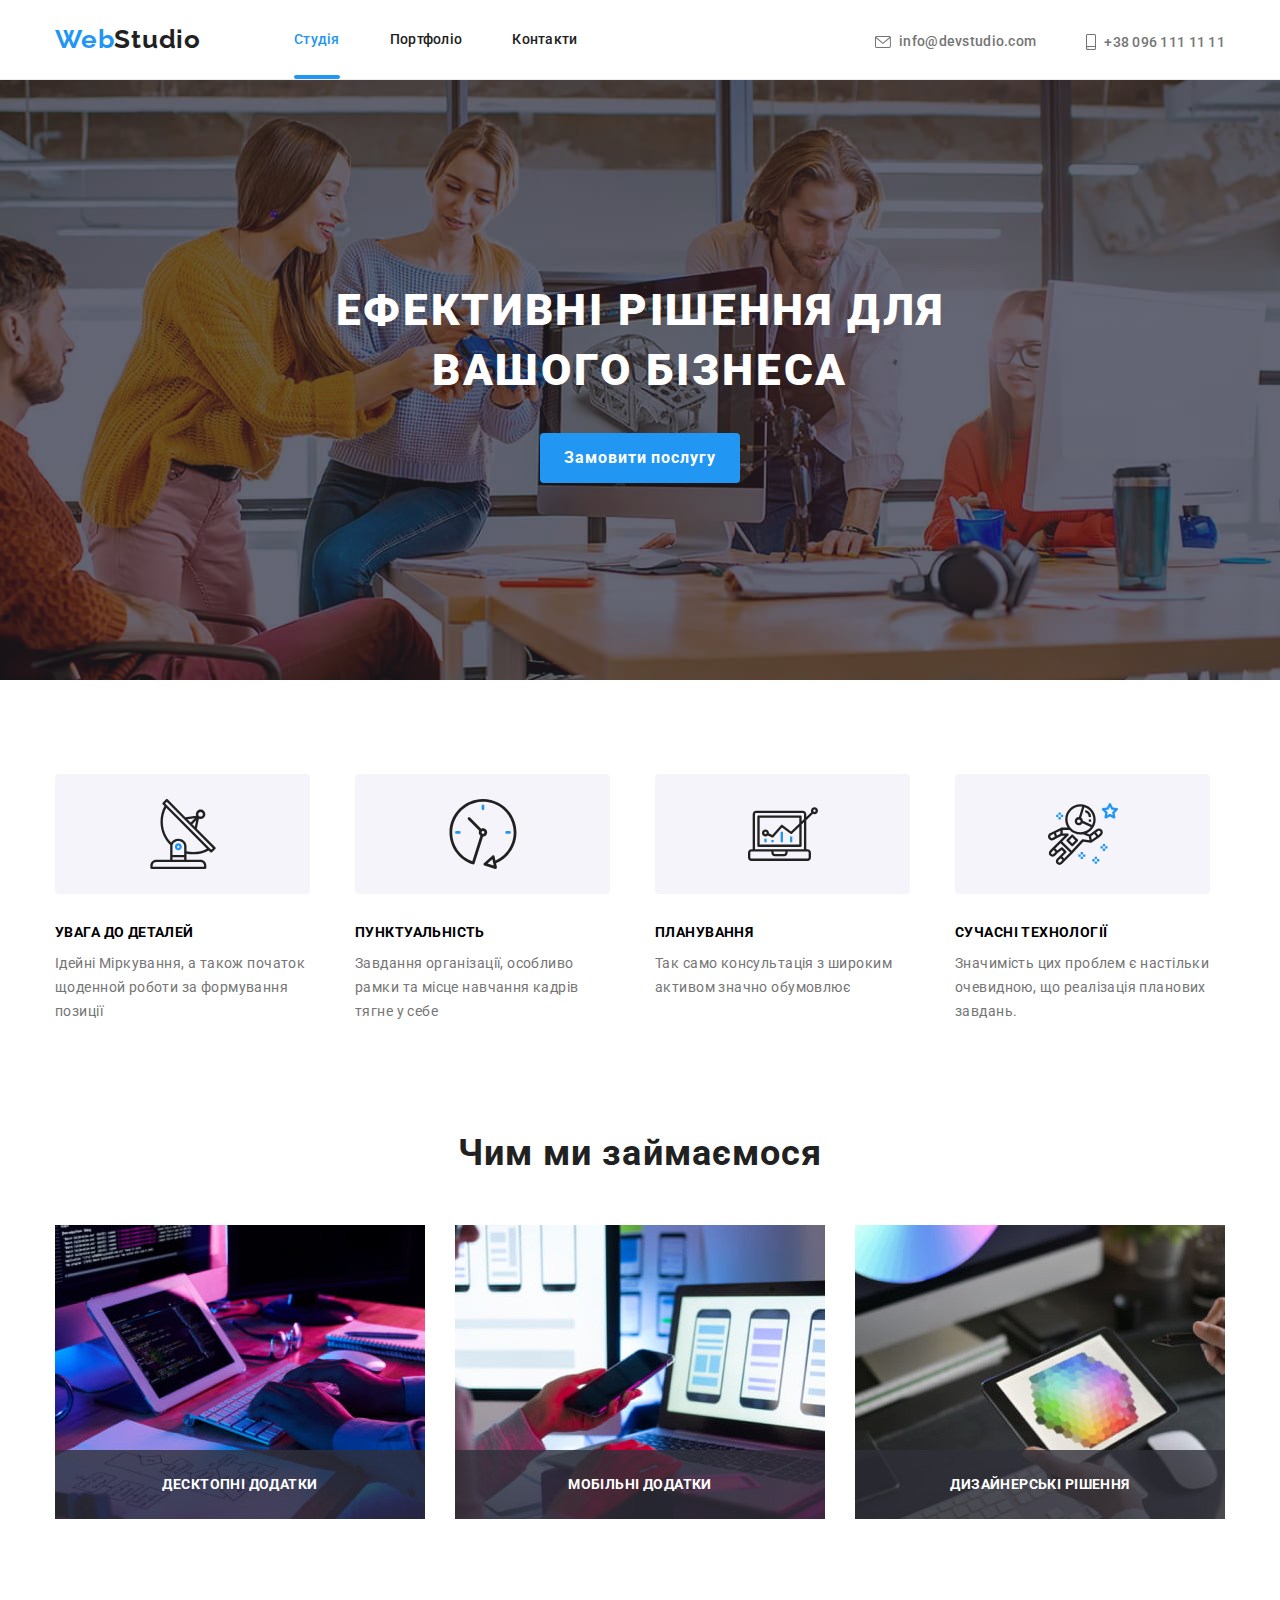
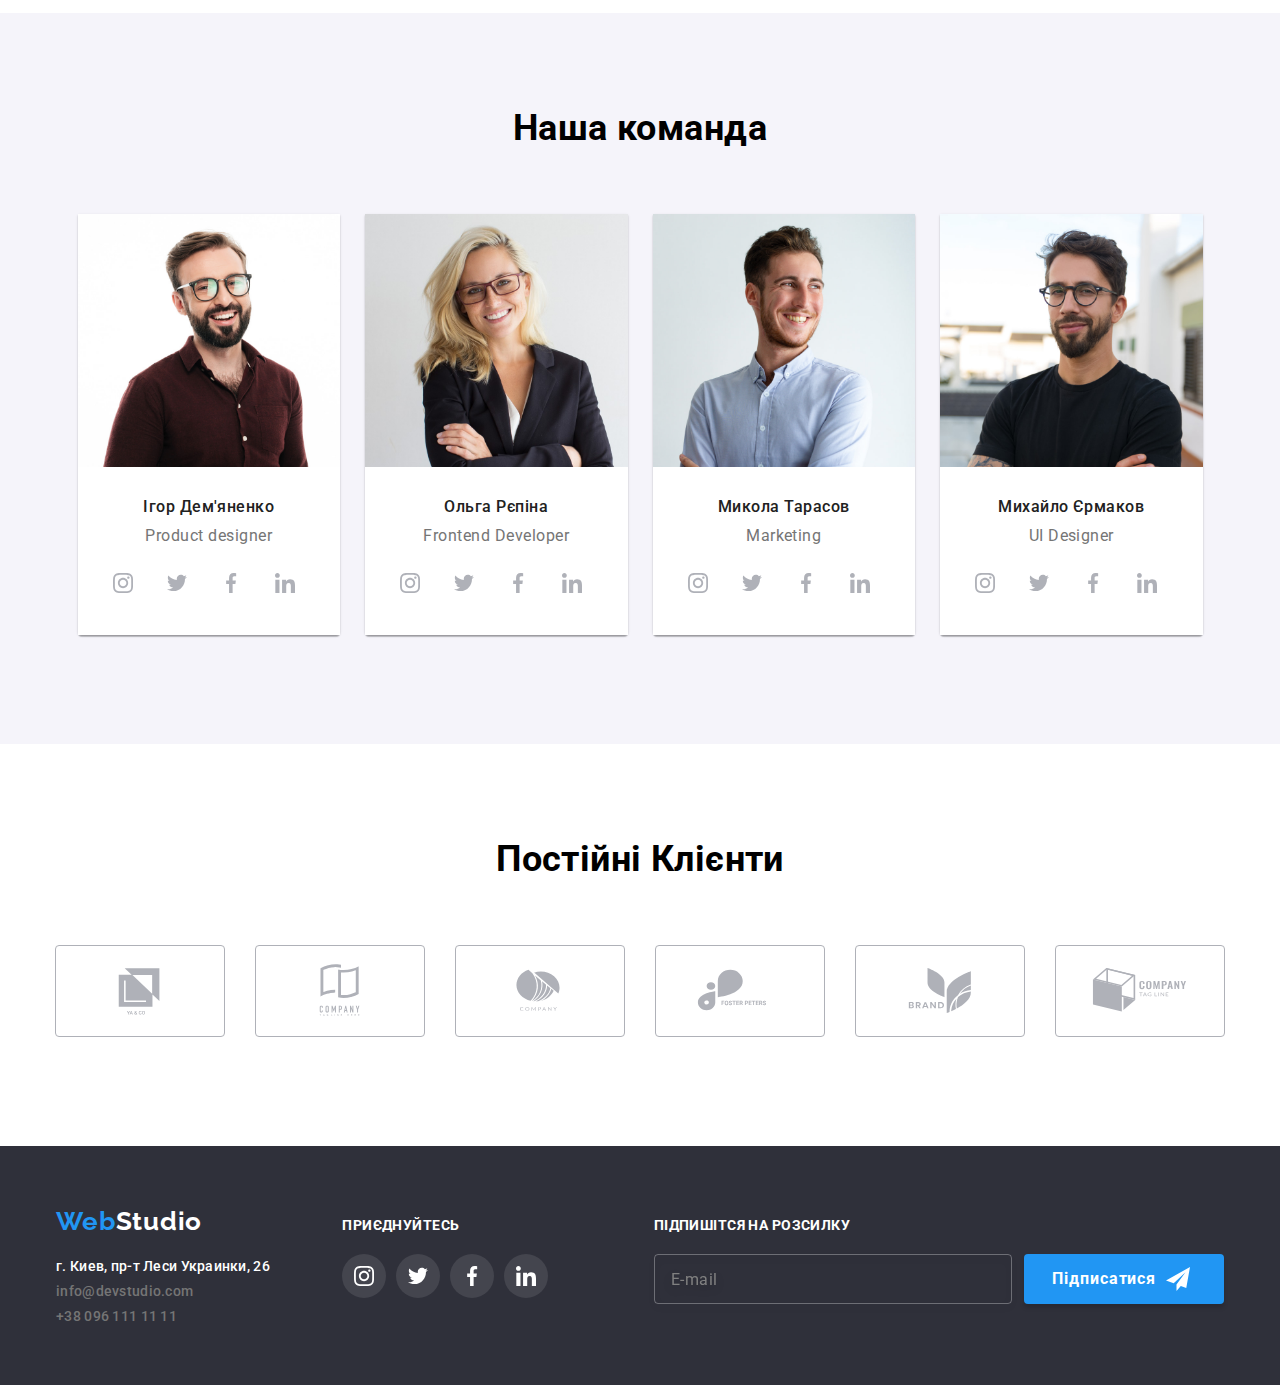
<file: index.html>
<!DOCTYPE html>
<html lang="uk">
<head>
    <meta charset="UTF-8">
    <meta http-equiv="X-UA-Compatible" content="IE=edge">
    <meta name="viewport" content="width=device-width, initial-scale=1.0">
    <title>homework</title>
    <link rel="stylesheet" href="https://cdnjs.cloudflare.com/ajax/libs/modern-normalize/1.1.0/modern-normalize.css">
    <link rel="preconnect" href="https://fonts.googleapis.com">
    <link rel="preconnect" href="https://fonts.gstatic.com" crossorigin>
    <link href="https://fonts.googleapis.com/css2?&family=Raleway:wght@700&family=Roboto:wght@400;500;700;900&display=swap" rel="stylesheet">
    <link rel="stylesheet" href="./css/main.min.css">

</head>
<body>
    

    <header class="header">
        <div class="container  header__navigation">
         
        <nav class="menu">
           
         <a class="logo" href="/"><span class="web">Web</span>Studio</a>
           
         <button  
         type="button" 
         class="menu-button" 
         aria-expanded="false"
         aria-controls="mobile-menu-container"
         data-menu-button>
            <svg  width="20" height="20" aria-label="перемикач мобільного меню">
            <use class="icon-mobile-close" href="./images/icons.svg#icon-close"></use>
            <use class="icon-mobile-menu" href="./images/icons.svg#mobile-button-icon"></use>
             </svg>
            </button>

            
            <div class="mobile-menu-container" id="mobile-menu-container" data-menu >
                <div class="mobile-navigation">
                   <ul class="mobile__menu__navigation">
                       <li class="menu__item mobile__menu--item"><a class="link--mobile  current" href="index.html">Студія</a> </li>
                       <li class="menu__item mobile__menu--item"><a class="link--mobile" href="portfolio.html">Портфоліо</a></li>
                       <li class="menu__item mobile__menu--item"><a class="link--mobile" href="#">Контакти</a></li>
                   </ul>
                </div>
                <div class="mobile-contacts">
                   <ul class="mobile__menu__navigation">
                       <li class="mobile--menu-contacts">
                           <a class="link--mobile-contacts" href="tel:+380961111111">+38 096 111 11 11</a>
                       </li>
                       <li class="mobile--menu-contacts">
                           <a class="link--mobile-contacts" href="mailto:info@devstudio.com">info@devstudio.com</a>
                       </li>
                   </ul>
                </div>
                <div class="mobile__menu--links">
                   <ul class="mobile__menu--links--list">
                       <li class="mobile__menu--links"><a class="mobile__menu--link" href="#">Instagram</a></li>
                       <li class="mobile__menu--links"><a class="mobile__menu--link" href="#">Twitter</a></li>
                       <li class="mobile__menu--links"><a class="mobile__menu--link" href="#">Facebook</a></li>
                       <li class="mobile__menu--links"><a class="mobile__menu--link" href="#">LinkedIn</a></li>
                   </ul>
                </div>
               </div>
        
    <div class="desktop-navigation">
            <ul class="menu__navigation">
                <li class="menu__item"><a class="link current" href="index.html">Студія</a> </li>
                <li class="menu__item"><a class="link" href="portfolio.html">Портфоліо</a></li>
                <li class="menu__item"><a class="link" href="#">Контакти</a></li>
            </ul>
            </div>



        </nav>

        
        <div class="desktop-navigation">
        <ul class="contacts">
           <li class="menu__item">
            <div class="contacts__callback">
                <ul class="contacts__items">
                <li>
            <a class="contacts-link" href="mailto:info@devstudio.com">
            <svg class="contacts__icon" aria-hidden="true">
                <use href="./images/icons.svg#icon-envelope"></use>
            </svg>
            info@devstudio.com</a>
        </li>
    </ul>
    </div>
           </li>
           <li class="menu__item">
            <div class="contacts__callback">
                <ul class="contacts__items">
                <li>

                <a class="contacts-link" href="tel:+380961111111">
                    <svg class="contacts__smartphone" aria-hidden="true">
                        <use href="./images/icons.svg#icon-phone"></use>
                        </svg>
                +38 096 111 11 11</a>
            </li>
            </ul>
            </div>
            </li>
        </ul>
        
        </div>
    </div>
    
        
    
     </header>
    <main>
        <section class="section hero">
        <div class="container">
            <h1 class="title title--large hero__title">Ефективні рішення для вашого бізнеса</h1>
            <button class="order-button" type="button" data-modal-open >Замовити послугу</button>

        </div>
    </section>
    <section class="section">
        <div class="container benefits">
        <h2 class="benefits__header visually-hidden">умовний заголовок наші переваги</h2>
        <ul class="benefits__content">
            <li class="benefits__item">
                <div class="benefits__icon">
                    <svg class="icon-antenna" width="70px" height="70px">
                        <use href="./images/icons.svg#icon-antenna">
                    </use>
                    </svg>
                    </div>

                 <h3 class="benefits__sub-header">Увага до Деталей</h3>
                    <p class="benefits__text">Ідейні Міркування, а також початок щоденной роботи за формування позиції </p>
                 </li>
                 <li class="benefits__item">
                <div class="benefits__icon">
                    <svg class="icon-clock" width="70px" height="70px">
                        <use href="./images/icons.svg#icon-clock">
                </use>
                    </svg>
                </div>
                <h3 class="benefits__sub-header">Пунктуальність</h3>
                <p class="benefits__text">Завдання організації, особливо рамки та місце навчання кадрів тягне у себе</p>
             </li>
                <li class="benefits__item">
                <div class="benefits__icon">
                    <svg class="icon-diagram" width="70px" height="70px">
                        <use href="./images/icons.svg#icon-diagram">
                </use>
                    </svg>
                </div>
                <h3 class="benefits__sub-header">Планування</h3>
                <p class="benefits__text">Так само консультація з широким активом значно обумовлює
                </p>
                </li>

                <li class="benefits__item">
                <div class="benefits__icon">
                    <svg class="icon-astronaut" width="70px" height="70px">
                        <use href="./images/icons.svg#icon-astronaut">
                    </use>
                    </svg>
                </div>
                <h3 class="benefits__sub-header">Сучасні технології</h3>
                <p class="benefits__text">Значимість цих проблем є настільки очевидною, що реалізація планових завдань.
                </p>
            </li>
        </ul>
    </div>
    </section>
        <section class="section what-we-do">
            <div class="container what-we-do">
            <h2 class="what-we-do-header">Чим ми займаємося</h2>
            <ul>
                
                <li class="what-we-do-item">
                  <div class="what-we-do-item-image">
                    <img
                    srcset="
                    ./images/whtwedo/1.jpg  1x,
                    ./images/whtwedo/111.jpg 2x
                  "
                    src="./images/whtwedo/1.jpg" width="370" alt="робоче місце за столом">
                    <h4 class="what-we-do-subheader">Десктопні додатки</h4>
                    </div>
                </li>
                <li class="what-we-do-item">
                    <div class="what-we-do-item-image">
                    <img 
                    srcset="
                    ./images/whtwedo/2.jpg  1x,
                    ./images/whtwedo/112.jpg 2x
                  "
                    src="./images/whtwedo/2.jpg" width="370"  alt="робота за допомогою телефона та ноутбука"/>
                    <h4 class="what-we-do-subheader">Мобільні додатки</h4>
                     </div>
                </li>
                <li class="what-we-do-item">
                    <div class="what-we-do-item-image">
                    <img 

                    srcset="
                    ./images/whtwedo/3.jpg  1x,
                    ./images/whtwedo/113.jpg 2x
                  "
                    src="./images/whtwedo/3.jpg" width="370" alt="планшет"/>
                    <h4 class="what-we-do-subheader">Дизайнерські рішення</h4>
                    </div>
                </li>
             </ul>
            </div>
        </section>
        <section class="section our-team">
            <div class="container">
            <h2 class="team-header">Наша команда</h2>
            <ul class="our-team-list card-set">
                <li class="our-team-item">
                    <picture>

                        <source
                        srcset="
                        ./images/team/1.jpg     1x,
                        ./images/team/1_2x.jpg  2x
                        "
                        media="(min-width: 1200px)"
                        type="image/jpeg"
                      />
      
                      <source
                        srcset="
                        ./images/team_tab/igor1px.jpg  1x,
                        ./images/team_tab/igor2px.jpg  2x
                        "
                        media="(min-width: 768px)"
                        type="image/webp"
                      />

                        <source
                          srcset="
                            ./images/team_mob/1_1px.jpg    1x,
                            ./images/team_mob/1_2px.jpg  2x
                          "
                          media="(max-width: 767px)"
                          type="image/jpeg"
                        />
        
                       
        
                        <img src="./images/team/1.jpg"  height="460" width="450"  alt="Ігор Дем'яненко"/>
                      </picture>
                        
                        <div class="our-team-content">
                    <h3 class="our-team-sub-header">Ігор Дем'яненко</h3>
                    <p class="our-team-text">Product designer</p>
                    <ul class="social-icons">
                        <li class="team-icons">
                           <a class="icon-link" href="#">
                            <svg class="social-icon" width="20" height="20">
                           <use href="./images/icons.svg#icon-instagram">
                           </use>
                           </svg>
                            </a>
                       </li>
                        <li class="team-icons">
                       <a class="icon-link" href="#">
                        <svg class="social-icon" width="20" height="20" >
                       <use href="./images/icons.svg#icon-twitter">
                        </use>
                       </svg>
                       </a>
                       </li>
                       <li class="team-icons">
                       <a class="icon-link" href="#">
                        <svg class="social-icon" width="20" height="20">
                           <use href="./images/icons.svg#icon-facebook">
                           </use>
                       </svg>
                           </a>
                           </li>
                       <li class="team-icons">
                       <a class="icon-link" href="#">
                        <svg class="social-icon" width="20" height="20">
                           <use href="./images/icons.svg#icon-linkedin" >
                           </use>
                       </svg>
                       </a>
                       </li>
                   </ul>
                </div>
                </li>
                <li class="our-team-item">
                    <picture>
                        <source
                        srcset="
                        ./images/team/2.jpg    1x,
                        ./images/team/2_2px.jpg   2x
                        "
                        media="(min-width: 1200px)"
                        type="image/jpeg"
                      />
      
                      <source
                        srcset="
                        ./images/team_tab/olga1.jpg    1x,
                        ./images/team_tab/olga2.jpg    2x
                        "
                        media="(min-width: 768px)"
                        type="image/jpeg"
                      />

                        <source
                          srcset="
                          ./images/team_mob/2_1px.jpg   1x,
                          ./images/team_mob/2_2px.jpg   2x
                          "
                          media="(max-width: 767px)"
                          type="image/jpeg"
                        />
        
                        
        
                        <img src="./images/team/2.jpg"  height="460" width="450"  alt="Ольга Рєпіна"/>
                    
                      </picture>
                        
                            <div class="our-team-content">
                         <h3 class="our-team-sub-header">Ольга Рєпіна</h3>
                        <p class="our-team-text">Frontend Developer</p>
                        <ul class="social-icons">
                             <li class="team-icons">
                                <a class="icon-link" href="#">
                                    <svg class="social-icon" width="20" height="20">
                                <use href="./images/icons.svg#icon-instagram">
                                </use>
                                </svg>
                                 </a>
                            </li>
                             <li class="team-icons">
                            <a class="icon-link" href="#">
                                <svg class="social-icon" width="20" height="20">
                            <use href="./images/icons.svg#icon-twitter">
                             </use>
                            </svg>
                            </a>
                            </li>
                            <li class="team-icons">
                            <a class="icon-link" href="#">
                                <svg class="social-icon" width="20" height="20" >
                                <use href="./images/icons.svg#icon-facebook">
                                </use>
                            </svg>
                                </a>
                                </li>
                            <li class="team-icons">
                            <a class="icon-link" href="#">
                                <svg class="social-icon" width="20" height="20" >
                                <use href="./images/icons.svg#icon-linkedin">
                                </use>
                            </svg>
                            </a>
                            </li>
                        </ul>
                    </div>
                </li>
                <li class="our-team-item">
                    <picture>
                        <source
                        srcset="
                        ./images/team/3.jpg    1x,
                        ./images/team/3_2px.jpg   2x
                        "
                        media="(min-width: 1200px)"
                        type="image/jpeg"
                      />
      
                      <source
                        srcset="
                        ./images/team_tab/mukola1.jpg    1x,
                        ./images/team_tab/mukola2.jpg    2x
                        "
                        media="(min-width: 768px)"
                        type="image/jpeg"
                      />

                        <source
                          srcset="
                          ./images/team_mob/4_2px.jpg   1x,
                          ./images/team_mob/4_1px.jpg   2x
                          "
                          media="(max-width: 767px)"
                          type="image/jpeg"
                        />
        
                 
        
                        <img src="./images/team/3.jpg"  height="460" width="450" alt="Микола Тарасов"/>
                    
                      </picture>
                        
                        <div class="our-team-content">
                        <h3 class="our-team-sub-header">Микола Тарасов</h3>
                        <p class="our-team-text">Marketing</p>
                        <ul class="social-icons">
                            <li class="team-icons">
                               <a class="icon-link" href="#">
                                <svg class="social-icon" width="20" height="20">
                               <use href="./images/icons.svg#icon-instagram">
                               </use>
                               </svg>
                                </a>
                           </li>
                            <li class="team-icons">
                           <a class="icon-link" href="#">
                            <svg class="social-icon" width="20" height="20">
                           <use href="./images/icons.svg#icon-twitter">
                            </use>
                           </svg>
                           </a>
                           </li>
                           <li class="team-icons">
                           <a class="icon-link" href="#">
                            <svg class="social-icon" width="20" height="20">
                               <use href="./images/icons.svg#icon-facebook">
                               </use>
                           </svg>
                               </a>
                               </li>
                           <li class="team-icons">
                           <a class="icon-link" href="#">
                            <svg class="social-icon" width="20" height="20">
                               <use href="./images/icons.svg#icon-linkedin">
                               </use>
                           </svg>
                           </a>
                           </li>
                       </ul>
                   </div>
                </li>
                <li class="our-team-item">
                    <picture>

                        <source
                          srcset="
                          ./images/team/4.jpg 1x,
                          ./images/team/4_2px.jpg 2x
                          "
                          media="(min-width: 1200px)"
                          type="image/jpeg"
                        />

                        <source
                        srcset="
                        ./images/team_tab/muhailo1.jpg    1x,
                        ./images/team_tab/muhailo2.jpg    2x
                        "
                        media="(min-width: 768px)"
                        type="image/jpeg"
                      />

                        <source
                          srcset="
                          ./images/team_mob/3_1.jpg   1x,
                          ./images/team_mob/3_2.jpg   2x
                          "
                          media="(max-width: 767px)"
                          type="image/jpeg"
                        />
        
            
    
        
                        <img src="./images/team/4.jpg"  height="460" width="450" alt="Михайло Єрмаков">
                    
                      </picture>
                        
                        <div class="our-team-content">
                    <h3 class="our-team-sub-header">Михайло Єрмаков</h3>
                    <p class="our-team-text">UI Designer</p>
                    <ul class="social-icons">
                        <li class="team-icons">
                           <a class="icon-link" href="#">
                            <svg class="social-icon" width="20" height="20">
                           <use href="./images/icons.svg#icon-instagram">
                           </use>
                           </svg>
                            </a>
                       </li>
                        <li class="team-icons">
                       <a class="icon-link" href="#">
                        <svg class="social-icon" width="20" height="20" >
                       <use href="./images/icons.svg#icon-twitter">
                        </use>
                       </svg>
                       </a>
                       </li>
                       <li class="team-icons">
                       <a class="icon-link" href="#">
                        <svg class="social-icon" width="20" height="20" >
                           <use href="./images/icons.svg#icon-facebook">
                           </use>
                       </svg>
                           </a>
                           </li>
                       <li class="team-icons">
                       <a class="icon-link" href="#"><svg class="social-icon" width="20" height="20">
                           <use href="./images/icons.svg#icon-linkedin">
                           </use>
                       </svg>
                       </a>
                       </li>
                   </ul>
               </div>
                </li>
            </ul>
        </div>
        </section>
        <section class="section">
            <div class="container">
                <h2 class="clients-header">Постійні Клієнти</h2>
                <ul class="our-clients card-set ">
                    <li class="clients-item">
                        <a href="#" class="clients-link">
                            <svg class="clietns-logo" width="106" height="60">
                                <use href="./images/icons.svg#icon-Logo-1">

                                </use>
                            </svg>
                        </a>
                    </li>

                    <li class="clients-item">
                        <a href="#"  class="clients-link">
                            <svg class="clietns-logo" width="106" height="60">
                                <use href="./images/icons.svg#icon-Logo-2">

                                </use>
                            </svg>
                        </a>
                    </li>

                    <li class="clients-item">
                        <a href="#"  class="clients-link">
                            <svg class="clietns-logo" width="106" height="60" >
                                <use href="./images/icons.svg#icon-Logo-3" >

                                </use>
                            </svg>
                        </a></li>

                    <li class="clients-item">
                        <a href="#" class="clients-link" >
                            <svg class="clietns-logo" width="106" height="60" >
                                <use href="./images/icons.svg#icon-Logo-4">

                                </use>
                            </svg>
                        </a></li>

                    <li class="clients-item">
                        <a href="#" class="clients-link" >
                            <svg class="clietns-logo" width="106" height="60">
                                <use href="./images/icons.svg#icon-Logo-5">

                                </use>
                            </svg>
                        </a></li>

                    <li class="clients-item">
                        <a href="#"  class="clients-link">
                            <svg class="clietns-logo" width="106" height="60" >
                                <use href="./images/icons.svg#icon-Logo-6">

                                </use>
                            </svg>
                        </a></li>
                </ul>
            </div>

        </section>
    </main>

    <footer class="footer">
        <div class="container footer__container">
            <div class="footer-social-links">

                <div class="our-contacts">
                    <a class="logo-footer" href="/"><span class="web">Web</span>Studio</a>
                    <address>
                    <ul class="contacts-footer">
                         <li class="link-contacts-footer-item"><a class="link-addres-footer" href="#">г. Киев, пр-т Леси Украинки, 26</a></li>
                            <li class="link-contacts-footer-item">
                            <a class="link-contacts-footer" href="mailto:info@devstudio.com">info@devstudio.com</a>
                        </li>
                        <li class="link-contacts-footer-item">
                        <a class="link-contacts-footer" href="tel:+380961111111">+38 096 111 11 11</a>
                        </li>
                    </ul>
                    </address>
                </div>
                <div class="our-links">
                    <h4 class="footer-header">Приєднуйтесь</h4>
                    <ul class="footer-icons">


                     <li class="team-icons-footer">
                     <a class="icon-link-footer" href="#">
                        <svg class="social-icon-footer" width="20" height="20" >
                        <use href="./images/icons.svg#icon-instagram">
                        </use>
                         </svg>
                     </a>
                     </li>
                     <li class="team-icons-footer">
                        <a class="icon-link-footer" href="#">
                            <svg class="social-icon-footer" width="20" height="20">
                        <use href="./images/icons.svg#icon-twitter">
                        </use>
                        </svg>
                        </a>
                     </li>
                    <li class="team-icons-footer">
                         <a class="icon-link-footer" href="#">
                            <svg class="social-icon-footer" width="20" height="20">
                        <use href="./images/icons.svg#icon-facebook">
                        </use>
                        </svg>
                         </a>
                    </li>
                    <li class="team-icons-footer">
                        <a class="icon-link-footer" href="#">
                            <svg class="social-icon-footer" width="20" height="20" >
                        <use href="./images/icons.svg#icon-linkedin">
                        </use>
                         </svg>
                        </a>
                    </li>
                </ul>
            </div>
            <div class="footer-inner">
                <form class="footer-inner-form">
                    <p class="footer-header">Підпишітся на розсилку</p>
                        <div class="footer-form-items">
                        <label for="user-email-footer"></label>
                        <input class="footer-input" id="user-email-footer" name="user-email-footer" type="email" placeholder="E-mail" required>
                        <div class="submit-button-content">
                        <button class="footer-submit-button" type="submit">Підписатися
                            <svg class="footer-submit-icon" width="24" height="24">
                                <use href="./images/icons.svg#icon-telegram"></use>
                                </svg>
                        </button>
                        
                    </div>
                    </div>
                </form>
            </div>
            </div>
            
    </div>

    


   

    </footer>

    <div class="backdrop is-hidden " data-modal>
    <div class="modal">
        <p></p>
    <button data-modal-close class="close-button" type="button">
        <svg class="close-button-icon" width="11" height="11" >
            <use href="./images/icons.svg#icon-close"></use>
        </svg>
    </button>
    
    <div class="modal-container">
        <h2 class="form-title">Залиште свої дані, ми вам передзвонимо</h2>
        <form class="form" name="main-form" autocomplete="on">
            <div class="form-field">
            <label for="user-name" class="form-label"> Ім'я</label>
            <div class="form-field-inner">
            <input class="form-input" id="user-name" type="text" name="user-name">
            <svg class="form-icon" width="12px" height="12px"> 
                <use href="./images/icons.svg#icon-name"></use>
             </svg>
            </div>
                </div>

                

    <div class="form-field">
        <label for="user-tel" class="form-label">Телефон</label>
        <div class="form-field-inner">
        <input class="form-input" id="user-tel" type="text" name="user-tel" required>
        <svg class="form-icon" width="13px" height="13px"> 
            <use href="./images/icons.svg#icon-tel"></use>
        </svg>
        </div>
        </div>

<div class="form-field">
<label for="user-email" class="form-label">Пошта</label>
<div class="form-field-inner">
    <input class="form-input" id="user-email" type="email" name="user-email" required>
    <svg class="form-icon" width="15px" height="12px"> 
    <use href="./images/icons.svg#icon-email"></use>
</svg>
</div>
</div>

<div class="form-field form-field-area">
<label for="user-coment" class="form-label">Коментар</label>
<textarea class="form-area" name="user-coment" id="user-coment" placeholder="Введіть ім'я"></textarea>
</div>

<div class="form-checkbox">
    <input class="checkbox" id="term-condition" type="checkbox" name="user-term-condition">
    <!-- <span class="checkbox__item"></span> -->
    <!-- <svg class="checkbox__icon" width="16px" height="15px">
      <use href="./images/icons.svg#icon-Vector-6"></use>
    </svg> -->
    <label  class="checkbox-label" for="term-condition" ><span>Погоджуюся з розсилкою та приймаю <a class="form-link" href="#">Умови договору</a></span></label>
</div>

<button class="form-button  order-button" type="submit">Відправити</button>
</form>
    
</div>
    </div>
</div>
    
<script src="./js/modal.js"></script>
<script src="./js/mobile-menu.js"></script>
</body>
</html>
</file>
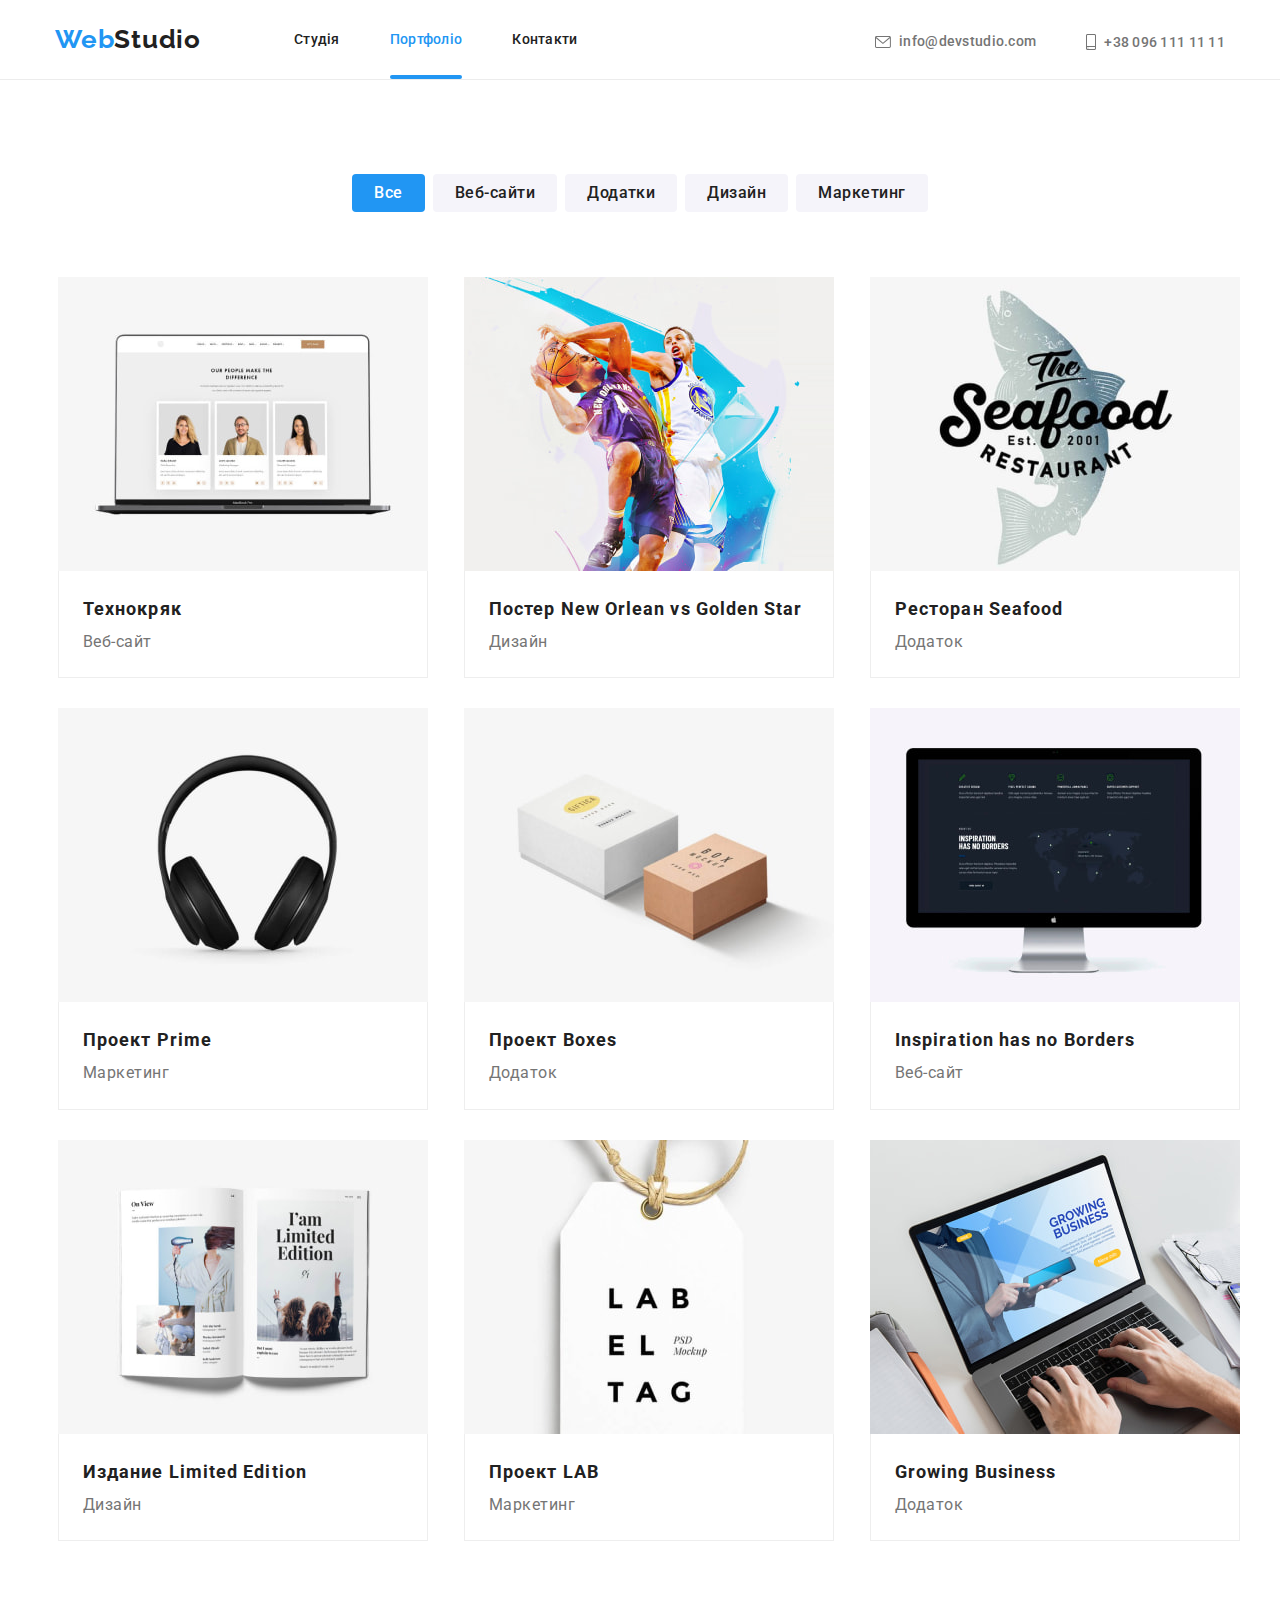
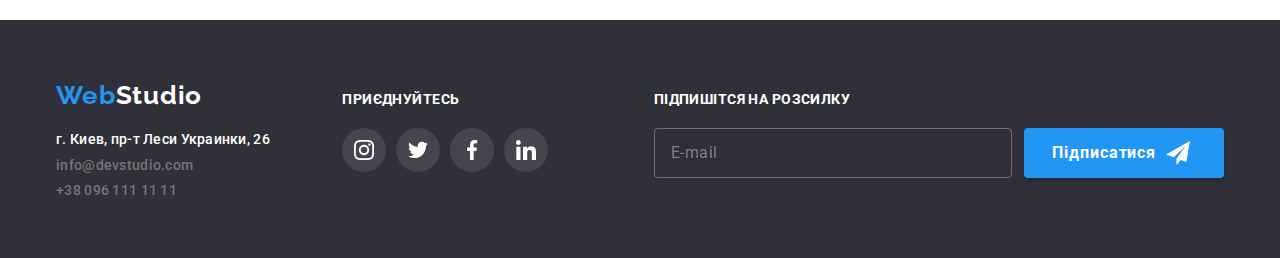
<file: portfolio.html>
<!DOCTYPE html>
<html lang="uk">
<head>
    <meta charset="UTF-8">
    <meta http-equiv="X-UA-Compatible" content="IE=edge">
    <meta name="viewport" content="width=device-width, initial-scale=1.0">
    <title>portfolio</title>
    <link rel="stylesheet" href="https://cdnjs.cloudflare.com/ajax/libs/modern-normalize/1.1.0/modern-normalize.css">
    <link rel="preconnect" href="https://fonts.googleapis.com">
    <link rel="preconnect" href="https://fonts.gstatic.com" crossorigin>
    <link href="https://fonts.googleapis.com/css2?&family=Raleway:wght@700&family=Roboto:wght@400;500;700;900&display=swap" rel="stylesheet">
    <link rel="stylesheet" href="./css/main.min.css">

</head>
<body>

    <header class="header">
        <div class="container  header__navigation">
         
        <nav class="menu">
           
         <a class="logo" href="/"><span class="web">Web</span>Studio</a>
           
         <button  
         type="button" 
         class="menu-button" 
         aria-expanded="false"
         aria-controls="mobile-menu-container"
         data-menu-button>
            <svg  width="20" height="20" aria-label="перемикач мобільного меню">
            <use class="icon-mobile-close" href="./images/icons.svg#icon-close"></use>
            <use class="icon-mobile-menu" href="./images/icons.svg#mobile-button-icon"></use>
             </svg>
            </button>

            
            <div class="mobile-menu-container" id="mobile-menu-container" data-menu >
                <div class="mobile-navigation">
                   <ul class="mobile__menu__navigation">
                       <li class="menu__item mobile__menu--item"><a class="link--mobile  current" href="index.html">Студія</a> </li>
                       <li class="menu__item mobile__menu--item"><a class="link--mobile" href="portfolio.html">Портфоліо</a></li>
                       <li class="menu__item mobile__menu--item"><a class="link--mobile" href="#">Контакти</a></li>
                   </ul>
                </div>
                <div class="mobile-contacts">
                   <ul class="mobile__menu__navigation">
                       <li class="mobile--menu-contacts">
                           <a class="link--mobile-contacts" href="tel:+380961111111">+38 096 111 11 11</a>
                       </li>
                       <li class="mobile--menu-contacts">
                           <a class="link--mobile-contacts" href="mailto:info@devstudio.com">info@devstudio.com</a>
                       </li>
                   </ul>
                </div>
                <div class="mobile__menu--links">
                   <ul class="mobile__menu--links--list">
                       <li class="mobile__menu--links"><a class="mobile__menu--link" href="#">Instagram</a></li>
                       <li class="mobile__menu--links"><a class="mobile__menu--link" href="#">Twitter</a></li>
                       <li class="mobile__menu--links"><a class="mobile__menu--link" href="#">Facebook</a></li>
                       <li class="mobile__menu--links"><a class="mobile__menu--link" href="#">LinkedIn</a></li>
                   </ul>
                </div>
               </div>
        
    <div class="desktop-navigation">
            <ul class="menu__navigation">
                <li class="menu__item"><a class="link" href="index.html">Студія</a> </li>
                <li class="menu__item"><a class="link current " href="portfolio.html">Портфоліо</a></li>
                <li class="menu__item"><a class="link" href="#">Контакти</a></li>
            </ul>
            </div>



        </nav>

        
        <div class="desktop-navigation">
        <ul class="contacts">
           <li class="menu__item">
            <div class="contacts__callback">
                <ul class="contacts__items">
                <li>
            <a class="contacts-link" href="mailto:info@devstudio.com">
            <svg class="contacts__icon" aria-hidden="true">
                <use href="./images/icons.svg#icon-envelope"></use>
            </svg>
            info@devstudio.com</a>
        </li>
    </ul>
    </div>
           </li>
           <li class="menu__item">
            <div class="contacts__callback">
                <ul class="contacts__items">
                <li>

                <a class="contacts-link" href="tel:+380961111111">
                    <svg class="contacts__smartphone" aria-hidden="true">
                        <use href="./images/icons.svg#icon-phone"></use>
                        </svg>
                +38 096 111 11 11</a>
            </li>
            </ul>
            </div>
            </li>
        </ul>
        
        </div>
    </div>
    
        
    
     </header>
    <main>
        <section class="section">
            <div class="container">
                <h1 class="our-works-header visually-hidden">Умовний заголовок наші роботи</h1>
            <ul class="buttons">
            <li class="buttons-item"><button class="content-button current" type="button">Все</button></li>
            <li class="buttons-item"><button class="content-button" type="button">Веб-сайти</button></li>
            <li class="buttons-item"><button class="content-button" type="button">Додатки</button></li>
            <li class="buttons-item"><button class="content-button" type="button">Дизайн</button></li>
            <li class="buttons-item"><button class="content-button" type="button">Маркетинг</button></li>
            </ul>
            </div>
            <div class="container">
            <ul class="our-works">
                <li class="our-works-item">
                    <a class="our-works-link" href="#">
                        <div class="our-works-thumd">
                            <picture>
                              <source
                              srcset="
                                ./images/projects/1.jpg    1x,
                                ./images/projects/10.jpg  2x
                              "
                              media="(min-width: 1200px)"
                              type="image/jpeg"
                              />
        
                            <source
                              srcset="
                                ./images/pt_tab/11.jpg    1x,
                                ./images/pt_tab/12.jpg 2x
                              "
                              media="(min-width: 768px)" 
                              type="image/jpeg"
                              />

                                <source
                                  srcset="
                                    ./images/pt_work_mob/1_1px.jpg    1x,
                                    ./images/pt_work_mob/1_2px.jpg  2x
                                  "
                                  media="(max-width: 767px)" 
                                  type="image/jpeg"
                                  />
                                  
            
                              
                                  <img src="./images/projects/1.jpg"  height="460" width="450" alt="веб сайт на ноутбуке"/>
                              </picture>
                    
            
                <div class="our-works-overlay">
              <p class="our-works-overlay-description">Ресурс пропонує комплексні пропозиції з різним рівнем функціоналу та сервісів. Все це дозволить відвідувачу отримати вичерпні відомості про компанію чи приватну особу.</p>
                </div>
                        </div>

                <div class="our-works-description kryak">
                    <h3 class="our-works-subheader">Технокряк</h3>
                    <p class="our-works-text">Веб-сайт</p>
               
                </div>
                </a>
            
                </li>
                <li class="our-works-item">
                    <a class="our-works-link" href="#">
                        <div class="our-works-thumd">
                            <picture>
                              <source
                              srcset="
                                ./images/projects/2.jpg    1x,
                                ./images/projects/11.jpg  2x
                              "
                              media="(min-width: 1200px)" 
                              type="image/jpeg"
                              />
        
                            <source
                              srcset="
                                ./images/pt_tab/21.jpg    1x,
                                ./images/pt_tab/22.jpg 2x
                              "
                              media="(min-width: 768px)"
                              type="image/jpeg"
                              />

                                <source
                                  srcset="
                                    ./images/pt_work_mob/2_1px.jpg    1x,
                                    ./images/pt_work_mob/2_2px.jpg  2x
                                  "
                                  media="(max-width: 767px)" 
                                  type="image/jpeg"
                                  />
            
                              
                                  <img src="./images/projects/2.jpg"  height="460" width="450" alt="постер баскетболистов"/>
                              </picture>
                    
                    <div class="our-works-overlay">

                        <p class="our-works-overlay-description">Ресурс пропонує комплексні пропозиції з різним рівнем функціоналу та сервісів. Все це дозволить відвідувачу отримати вичерпні відомості про компанію чи приватну особу.</p>
                          </div>
                                  </div>
          
                          <div class="our-works-description">
                    <h3 class="our-works-subheader star-width">Постер New Orlean vs Golden Star</h3>
                    <p class="our-works-text">Дизайн</p>
                    </div>
                </a>
            
                </li>
                <li class="our-works-item">
                    <a class="our-works-link" href="#">
                        <div class="our-works-thumd">
                            <picture>
                              <source
                              srcset="
                                ./images/projects/3.jpg    1x,
                                ./images/projects/12.jpg  2x
                              "
                              media="(min-width: 1200px)" 
                              type="image/jpeg"
                              />
        
                            <source
                              srcset="
                                ./images/pt_tab/31.jpg    1x,
                                ./images/pt_tab/32.jpg 2x
                              "
                              media="(min-width: 768px)" 
                              type="image/jpeg"
                              />


                                <source
                                  srcset="
                                    ./images/pt_work_mob/3_1px.jpg    1x,
                                    ./images/pt_work_mob/3_2px.jpg  2x
                                  "
                                  media="(max-width: 767px)" 
                                  type="image/jpeg"
                                  />
            
                                
                                  <img src="./images/projects/3.jpg" height="460" width="450" alt="логотип ресторана"/>
                              </picture>
                    
                    <div class="our-works-overlay">
                        <p class="our-works-overlay-description">Ресурс пропонує комплексні пропозиції з різним рівнем функціоналу та сервісів. Все це дозволить відвідувачу отримати вичерпні відомості про компанію чи приватну особу.</p>
                          </div>
                                  </div>
          
                          <div class="our-works-description">
                    <h3 class="our-works-subheader">Ресторан Seafood</h3>
                    <p class="our-works-text">Додаток</p>
                </div>
                </a>
                </li>
                <li class="our-works-item">
                    <a class="our-works-link" href="#">
                        <div class="our-works-thumd">
                            <picture>
                              <source
                              srcset="
                                ./images/projects/4.jpg    1x,
                                ./images/projects/13.jpg  2x
                              "
                              media="(min-width: 1200px)"
                              type="image/jpeg"
                              />
        
                            <source
                              srcset="
                                ./images/pt_tab/41.jpg    1x,
                                ./images/pt_tab/42.jpg 2x
                              "
                              media="(min-width: 768px)" 
                              type="image/jpeg"
                              />

                                <source
                                  srcset="
                                    ./images/pt_work_mob/4_1px.jpg    1x,
                                    ./images/pt_work_mob/4_2px.jpg  2x
                                  "
                                  media="(max-width: 767px)" 
                                  type="image/jpeg"
                                  />
            
                              
                                  <img src="./images/projects/4.jpg" height="460" width="450" alt="навушники"/>
                              </picture>
                    
                    <div class="our-works-overlay">
                        <p class="our-works-overlay-description">Ресурс пропонує комплексні пропозиції з різним рівнем функціоналу та сервісів. Все це дозволить відвідувачу отримати вичерпні відомості про компанію чи приватну особу.</p>
                          </div>
                                  </div>
          
                          <div class="our-works-description">
                    <h3 class="our-works-subheader">Проект Prime</h3>
                    <p class="our-works-text">Маркетинг</p>
                    </div>
                </a>

                </li>
                <li class="our-works-item">
                    <a class="our-works-link" href="#">
                        <div class="our-works-thumd">
                            <picture>
                              <source
                              srcset="
                                ./images/projects/5.jpg    1x,
                                ./images/projects/14.jpg  2x
                              "
                              media="(min-width: 1200px)" 
                              type="image/jpeg"
                              />
        
                            <source
                              srcset="
                                ./images/pt_tab/51.jpg    1x,
                                ./images/pt_tab/52.jpg 2x
                              "
                              media="(min-width: 768px)" 
                              type="image/jpeg"
                              />
                                <source
                                  srcset="
                                    ./images/pt_work_mob/5_1px.jpg    1x,
                                    ./images/pt_work_mob/5_2px.jpg  2x
                                  "
                                  media="(max-width: 767px)"
                                  type="image/jpeg"
                                  />
            
                              
                                  <img src="./images/projects/5.jpg" height="460" width="450" alt="коробки"/>
                              </picture>
                    
                    <div class="our-works-overlay">
                        <p class="our-works-overlay-description">Ресурс пропонує комплексні пропозиції з різним рівнем функціоналу та сервісів. Все це дозволить відвідувачу отримати вичерпні відомості про компанію чи приватну особу.</p>
                          </div>
                                  </div>
          
                          <div class="our-works-description">
                    <h3 class="our-works-subheader">Проект Boxes</h3>
                    <p class="our-works-text">Додаток</p>
                    </div>
                </a>
                </li>
                <li class="our-works-item">
                    <a class="our-works-link" href="#">
                        <div class="our-works-thumd">
                            <picture>
                              <source
                                  srcset="
                                    ./images/projects/6.jpg    1x,
                                    ./images/projects/15.jpg  2x
                                  "
                                  media="(min-width: 1200px)" 
                                  type="image/jpeg"
                                  />
            
                                <source
                                  srcset="
                                    ./images/pt_tab/61.jpg    1x,
                                    ./images/pt_tab/62.jpg 2x
                                  "
                                  media="(min-width: 768px)" 
                                  type="image/jpeg"
                                  />
                                <source
                                  srcset="
                                    ./images/pt_work_mob/6_1px.jpg    1x,
                                    ./images/pt_work_mob/6_2px.jpg  2x
                                  "
                                  media="(max-width: 767px)" 
                                  type="image/jpeg"
                                  />
            
                              
                                  <img src="./images/projects/6.jpg" height="460" width="450" alt="монітор"/>
                              </picture>
                    
                    <div class="our-works-overlay">
                        <p class="our-works-overlay-description">Ресурс пропонує комплексні пропозиції з різним рівнем функціоналу та сервісів. Все це дозволить відвідувачу отримати вичерпні відомості про компанію чи приватну особу.</p>
                          </div>
                                  </div>
          
                          <div class="our-works-description">
                    <h3 class="our-works-subheader">Inspiration has no Borders</h3>
                    <p class="our-works-text">Веб-сайт</p>
                    </div>
                </a>
                </li>
                <li class="our-works-item">
                    <a class="our-works-link" href="#">
                        <div class="our-works-thumd">
                            <picture>
                              <source
                                  srcset="
                                    ./images/projects/7.jpg    1x,
                                    ./images/projects/16.jpg  2x
                                  "
                                  media="(min-width: 1200px)"
                                  type="image/jpeg"
                                  />
            
                                <source
                                  srcset="
                                    ./images/pt_tab/71.jpg    1x,
                                    ./images/pt_tab/72.jpg 2x
                                  "
                                  media="(min-width: 768px)" 
                                  type="image/jpeg"
                                  />
                                <source
                                  srcset="
                                    ./images/pt_work_mob/7_1px.jpg    1x,
                                    ./images/pt_work_mob/7_2px.jpg  2x
                                  "
                                  media="(max-width: 767px)" 
                                  type="image/jpeg"
                                  />
            
                                
                                  <img src="./images/projects/7.jpg" height="460" width="450" alt="книга"/>
                              </picture>
                    
                    <div class="our-works-overlay">
                        <p class="our-works-overlay-description">Ресурс пропонує комплексні пропозиції з різним рівнем функціоналу та сервісів. Все це дозволить відвідувачу отримати вичерпні відомості про компанію чи приватну особу.</p>
                          </div>
                                  </div>
          
                          <div class="our-works-description">
                    <h3 class="our-works-subheader">Издание Limited Edition</h3>
                    <p class="our-works-text">Дизайн</p>
                    </div>
                </a>
                </li>
                <li class="our-works-item">
                    <a class="our-works-link" href="#">
                        <div class="our-works-thumd">
                            <picture>
                              <source
                              srcset="
                                ./images/projects/8.jpg    1x,
                                ./images/projects/17.jpg  2x
                              "
                              media="(min-width: 1200px)" 
                              type="image/jpeg"
                              />
        
                            <source
                              srcset="
                                ./images/pt_tab/81.jpg    1x,
                                ./images/pt_tab/82.jpg 2x
                              "
                              media="(min-width: 768px)" 
                              type="image/jpeg"
                              />
                                <source
                                  srcset="
                                    ./images/pt_work_mob/8_1px.jpg    1x,
                                    ./images/pt_work_mob/8_2px.jpg  2x
                                  "
                                  media="(max-width: 767px)" 
                                  type="image/jpeg"
                                  />
            
                               
                                  <img src="./images/projects/8.jpg" height="460" width="450" alt="етикетка"/>
                              </picture>
                    
                    <div class="our-works-overlay">
                        <p class="our-works-overlay-description">Ресурс пропонує комплексні пропозиції з різним рівнем функціоналу та сервісів. Все це дозволить відвідувачу отримати вичерпні відомості про компанію чи приватну особу.</p>
                          </div>
                                  </div>
          
                          <div class="our-works-description">
                    <h3 class="our-works-subheader">Проект LAB</h3>
                    <p class="our-works-text">Маркетинг</p>
                    </div>
                </a>
                </li>
                <li class="our-works-item">
                    <a class="our-works-link" href="#">
                        <div class="our-works-thumd">
                            <picture>
                              <source
                              srcset="
                                ./images/projects/9.jpg    1x,
                                ./images/projects/18.jpg  2x
                              "
                              media="(min-width: 1200px)" 
                              type="image/jpeg"
                              />
        
                            <source
                              srcset="
                                ./images/pt_tab/91.jpg    1x,
                                ./images/pt_tab/92.jpg 2x
                              "
                              media="(min-width: 768px)"
                              type="image/jpeg"
                              />
                                <source
                                  srcset="
                                    ./images/pt_work_mob/9_1px.jpg    1x,
                                    ./images/pt_work_mob/9_2px.jpg  2x
                                  "
                                  media="(max-width: 767px)" 
                                  type="image/jpeg"
                                  />
            
                               
                                  <img src="./images/projects/9.jpg" height="460" width="450" alt="ноутбук"/>
                              </picture>
                        
                        <div class="our-works-overlay">
                            <p class="our-works-overlay-description">Ресурс пропонує комплексні пропозиції з різним рівнем функціоналу та сервісів. Все це дозволить відвідувачу отримати вичерпні відомості про компанію чи приватну особу.</p>
                              </div>
                                      </div>
              
                              <div class="our-works-description">
                        <h3 class="our-works-subheader">Growing Business</h3>
                    <p class="our-works-text">Додаток</p>
                       
                </div>
                </a>

                </li>
            </ul>
        </div>
           
    
        </section>

    </main>

    <footer class="footer">
        <div class="container">
            <div class="footer-social-links">

                <div class="our-contacts">
                    <a class="logo-footer" href="/"><span class="web">Web</span>Studio</a>
                    <address>
                    <ul class="contacts-footer">
                         <li class="link-contacts-footer-item"><a class="link-addres-footer" href="#">г. Киев, пр-т Леси Украинки, 26</a></li>
                            <li class="link-contacts-footer-item">
                            <a class="link-contacts-footer" href="mailto:info@devstudio.com">info@devstudio.com</a>
                        </li>
                        <li class="link-contacts-footer-item">
                        <a class="link-contacts-footer" href="tel:+380961111111">+38 096 111 11 11</a>
                        </li>
                    </ul>
                    </address>
                </div>
                <div class="our-links">
                    <h4 class="footer-header">Приєднуйтесь</h4>
                    <ul class="footer-icons">


                     <li class="team-icons-footer">
                     <a class="icon-link-footer" href="#">
                        <svg class="social-icon-footer" width="20" height="20">
                        <use href="./images/icons.svg#icon-instagram">
                        </use>
                         </svg>
                     </a>
                     </li>
                     <li class="team-icons-footer">
                        <a class="icon-link-footer" href="#">
                            <svg class="social-icon-footer" width="20" height="20">
                        <use href="./images/icons.svg#icon-twitter">
                        </use>
                        </svg>
                        </a>
                     </li>
                    <li class="team-icons-footer">
                         <a class="icon-link-footer" href="#">
                            <svg class="social-icon-footer" width="20" height="20" >
                        <use href="./images/icons.svg#icon-facebook">
                        </use>
                        </svg>
                         </a>
                    </li>
                    <li class="team-icons-footer">
                        <a class="icon-link-footer" href="#">
                            <svg class="social-icon-footer" width="20" height="20" >
                        <use href="./images/icons.svg#icon-linkedin">
                        </use>
                         </svg>
                        </a>
                    </li>
                </ul>
            </div>
            <div class="footer-inner">
                <form class="footer-inner-form">
                    <h4 class="footer-header">Підпишітся на розсилку</h4>
                        <div class="footer-form-items">
                        <label for="user-email-footer"></label>
                        <input class="footer-input" id="user-email-footer" type="email" placeholder="E-mail">
                        <div class="submit-button-content">
                        <button class="footer-submit-button" type="submit">Підписатися
                          <svg class="footer-submit-icon" width="24" height="24">
                            <use href="./images/icons.svg#icon-telegram"></use>
                        </svg>
                        </button>
                        
                    </div>
                    </div>
                </form>
            </div>

            </div>
    </div>



    </footer>

    <script src="./js/mobile-menu.js"></script>
</body>
</html>
</file>
<file: css/main.min.css>
:root{--title-text-color: rgba(33, 33, 33, 1);--accent: rgba(33, 150, 243, 1);--info-text-color: rgba(117, 117, 117, 1);--bgd-color: rgba(47, 48, 58, 1);--bgd-secondary-color: rgba(245, 244, 250, 1);--hover-button-color: rgba(255, 255, 255, 1);--border-color: rgba(236, 236, 236, 1);--body-bgd: rgba(255, 255, 255, 1);--fill-color: rgba(117, 117, 117, 1);--fill-social-link-color: rgba(175, 177, 184, 1);--footer-bgd-color: rgba(255, 255, 255, 0.1);--what-we-do-item-bgd-color: rgba(47, 48, 58, 0.8);--backdrop-color: rgba(0, 0, 0, 0.2);--items: 4}html{-webkit-box-sizing:border-box;box-sizing:border-box}*,*::after,*::before{-webkit-box-sizing:inherit;box-sizing:inherit}.a{text-decoration:none;color:inherit}img{display:block;max-width:100%;height:auto}.section{padding-top:60px;padding-bottom:60px}@media(min-width: 1199px){.section{padding-top:94px;padding-bottom:94px}}.visually-hidden{position:absolute;width:1px;height:1px;margin:-1px;border:0;padding:0;white-space:nowrap;-webkit-clip-path:inset(100%);clip-path:inset(100%);clip:rect(0 0 0 0);overflow:hidden}body{font-family:"Roboto",sans-serif;background-color:var(--body-bgd);font-size:14px;letter-spacing:.03em}address{font-style:normal}ul{list-style-type:none;padding:0;margin:0}h1,h2,h3,h4,h5,h6{margin-top:0;margin-bottom:0}p{margin-top:0;margin-bottom:0}.header{border-bottom:1px solid var(--border-color)}.header__navigation{position:relative;display:-webkit-box;display:-ms-flexbox;display:flex;-webkit-box-align:center;-ms-flex-align:center;align-items:center;margin:0 auto}.desktop-navigation{display:none}@media(min-width: 767px){.desktop-navigation{display:-webkit-box;display:-ms-flexbox;display:flex;-webkit-box-orient:vertical;-webkit-box-direction:normal;-ms-flex-direction:column;flex-direction:column;margin-left:auto}}@media(min-width: 1200px){.desktop-navigation{display:-webkit-box;display:-ms-flexbox;display:flex;-webkit-box-orient:inherit;-webkit-box-direction:inherit;-ms-flex-direction:inherit;flex-direction:inherit;margin-left:auto}}.mobile__menu__navigation{display:block}.mobile__menu--item:not(:last-child){padding-bottom:30px}.link--mobile{font-family:"Roboto";font-style:normal;font-weight:500;font-size:40px;line-height:47px;text-align:left;letter-spacing:.02em;text-decoration:none;color:#212121}.link--mobile:hover,.link--mobile:focus{color:var(--accent)}.link--mobile-contacts{font-family:"Roboto";font-style:normal;font-weight:500;font-size:24px;line-height:40px;display:block;text-decoration:none;color:var(--info-text-color);-webkit-transition:color 250ms cubic-bezier(0.4, 0, 0.2, 1),-webkit-transform color 250ms cubic-bezier(0.4, 0, 0.2, 1);transition:color 250ms cubic-bezier(0.4, 0, 0.2, 1),-webkit-transform color 250ms cubic-bezier(0.4, 0, 0.2, 1);transition:color 250ms cubic-bezier(0.4, 0, 0.2, 1),transform color 250ms cubic-bezier(0.4, 0, 0.2, 1);transition:color 250ms cubic-bezier(0.4, 0, 0.2, 1),transform color 250ms cubic-bezier(0.4, 0, 0.2, 1),-webkit-transform color 250ms cubic-bezier(0.4, 0, 0.2, 1)}.mobile--menu-contacts:not(:last-child){margin-bottom:32px}.link--mobile-contacts:hover,.link--mobile-contacts:focus{color:var(--accent);-webkit-transform:scale(1.2);transform:scale(1.2)}.mobile__menu--links--list{display:-webkit-box;display:-ms-flexbox;display:flex;-webkit-box-align:center;-ms-flex-align:center;align-items:center;-webkit-transition:color 250ms cubic-bezier(0.4, 0, 0.2, 1);transition:color 250ms cubic-bezier(0.4, 0, 0.2, 1)}@media(max-width: 479px){.mobile__menu--links--list{-ms-flex-wrap:wrap;flex-wrap:wrap}}.mobile__menu--links:not(:last-child){margin-right:10px;padding-right:10px;border-right:1px solid rgba(33,33,33,.2)}.mobile__menu--link{text-decoration:none;color:var(--accent);font-family:"Roboto";font-style:normal;font-weight:500;line-height:22px;letter-spacing:.02em}.hero{max-width:767px;height:400px;padding-top:118px;padding-bottom:118px;text-align:center;background-color:#c4c4c4;background-repeat:no-repeat;background-position:center;background-image:-webkit-gradient(linear, left top, right top, from(rgba(47, 48, 58, 0.4)), to(rgba(47, 48, 58, 0.4))),url(../images/projects/heromob.jpg);background-image:linear-gradient(to right, rgba(47, 48, 58, 0.4), rgba(47, 48, 58, 0.4)),url(../images/projects/heromob.jpg);background-size:cover}@media screen and (min-device-pixel-ratio: 2),screen and (-webkit-min-device-pixel-ratio: 2),screen and (min-resolution: 192dpi),screen and (min-resolution: 2dppx){.hero{background-image:-webkit-gradient(linear, left top, right top, from(rgba(47, 48, 58, 0.4)), to(rgba(47, 48, 58, 0.4))),url(../images/projects/heromob2px.jpg);background-image:linear-gradient(to right, rgba(47, 48, 58, 0.4), rgba(47, 48, 58, 0.4)),url(../images/projects/heromob2px.jpg)}}@media screen and (min-width: 767px){.hero{max-width:1200px;height:400px;padding-top:118px;padding-bottom:118px;background-image:-webkit-gradient(linear, left top, right top, from(rgba(47, 48, 58, 0.4)), to(rgba(47, 48, 58, 0.4))),url(../images/projects/herotab1px.jpg);background-image:linear-gradient(to right, rgba(47, 48, 58, 0.4), rgba(47, 48, 58, 0.4)),url(../images/projects/herotab1px.jpg);background-size:cover}}@media screen and (min-width: 767px)and (min-device-pixel-ratio: 2),screen and (min-width: 767px)and (-webkit-min-device-pixel-ratio: 2),screen and (min-width: 767px)and (min-resolution: 192dpi),screen and (min-width: 767px)and (min-resolution: 2dppx){.hero{background-image:-webkit-gradient(linear, left top, right top, from(rgba(47, 48, 58, 0.4)), to(rgba(47, 48, 58, 0.4))),url(../images/projects/herotab2px.jpg);background-image:linear-gradient(to right, rgba(47, 48, 58, 0.4), rgba(47, 48, 58, 0.4)),url(../images/projects/herotab2px.jpg)}}@media screen and (min-width: 1200px){.hero{max-width:1600px;height:600px;padding-top:200px;padding-bottom:200px;margin:0 auto;background-image:-webkit-gradient(linear, left top, right top, from(rgba(47, 48, 58, 0.4)), to(rgba(47, 48, 58, 0.4))),url(../images/projects/herofone.jpg);background-image:linear-gradient(to right, rgba(47, 48, 58, 0.4), rgba(47, 48, 58, 0.4)),url(../images/projects/herofone.jpg);background-size:cover}}@media screen and (min-width: 1200px)and (min-device-pixel-ratio: 2),screen and (min-width: 1200px)and (-webkit-min-device-pixel-ratio: 2),screen and (min-width: 1200px)and (min-resolution: 192dpi),screen and (min-width: 1200px)and (min-resolution: 2dppx){.hero{background-image:-webkit-gradient(linear, left top, right top, from(rgba(47, 48, 58, 0.4)), to(rgba(47, 48, 58, 0.4))),url(../images/projects/herofone@2px.jpg);background-image:linear-gradient(to right, rgba(47, 48, 58, 0.4), rgba(47, 48, 58, 0.4)),url(../images/projects/herofone@2px.jpg)}}.menu{display:-webkit-box;display:-ms-flexbox;display:flex;-webkit-box-align:center;-ms-flex-align:center;align-items:center;-webkit-transition:color 2500ms cubic-bezier(0.4, 0, 0.2, 1);transition:color 2500ms cubic-bezier(0.4, 0, 0.2, 1)}@media(max-width: 1200px){.menu{width:100%;-webkit-box-pack:justify;-ms-flex-pack:justify;justify-content:space-between}}.menu__navigation{display:block}.menu__navigation .menu__item:last-child{margin-right:0}.menu__navigation>li :hover,.menu__navigation>li :focus{color:var(--accent)}.menu__navigation>li .current{color:var(--accent);position:relative}.menu__navigation>li .current::after{content:"";position:absolute;width:100%;height:4px;background-color:#2196f3;border-radius:2px;display:block;bottom:-32px}.menu__navigation{display:-webkit-box;display:-ms-flexbox;display:flex;margin-left:93px}.menu__item{margin-right:50px}.logo{color:var(--title-text-color);text-decoration:none;font-family:"Raleway",sans-serif;font-style:normal;font-weight:700;font-size:26px;line-height:1.2;letter-spacing:.03em;margin-top:0;display:block;padding-top:24px;padding-bottom:24px}@media(max-width: 767px){.logo{padding-top:16px;padding-bottom:16px}}.web{color:var(--accent)}.logo-footer{display:inline-block;color:#fff;text-decoration:none;font-style:normal;font-weight:700;font-size:26px;line-height:1.2;letter-spacing:.03em;margin-bottom:20px;font-family:"Raleway",sans-serif}.contacts-link{text-decoration:none;font-style:normal;font-weight:500;font-size:14px;line-height:1.1;letter-spacing:.02em;color:var(--info-text-color);display:-webkit-box;display:-ms-flexbox;display:flex;-webkit-box-align:center;-ms-flex-align:center;align-items:center;-webkit-transition:color 250ms cubic-bezier(0.4, 0, 0.2, 1);transition:color 250ms cubic-bezier(0.4, 0, 0.2, 1)}.link{text-decoration:none;font-style:normal;font-weight:500;font-size:14px;line-height:1.1;letter-spacing:.02em;color:var(--title-text-color);display:-webkit-box;display:-ms-flexbox;display:flex;-webkit-box-align:center;-ms-flex-align:center;align-items:center;-webkit-transition:color 250ms cubic-bezier(0.4, 0, 0.2, 1);transition:color 250ms cubic-bezier(0.4, 0, 0.2, 1)}.link:hover .contacts__smartphone,.link:focus .contacts__smartphone{color:var(--accent);fill:var(--accent)}.link:hover .contacts__icon,.link:focus .contacts__icon{color:var(--accent);fill:var(--accent)}.link-nav{color:#000}.link-contacts-footer{display:inline-block;font-family:"Roboto",sans-serif;text-decoration:none;font-style:normal;font-weight:500;font-size:14px;line-height:1.1;letter-spacing:.02em;color:var(--info-text-color);-webkit-transition:color 250ms cubic-bezier(0.4, 0, 0.2, 1);transition:color 250ms cubic-bezier(0.4, 0, 0.2, 1)}.link-addres-footer{display:inline-block;text-decoration:none;font-style:normal;font-weight:500;font-size:14px;line-height:1.1;letter-spacing:.02em;color:#fff;-webkit-transition:color 250ms cubic-bezier(0.4, 0, 0.2, 1);transition:color 250ms cubic-bezier(0.4, 0, 0.2, 1)}.link-contacts-footer-item:not(:last-child){margin-bottom:9px}.link-contacts-footer:hover{color:var(--accent)}.link-contacts-footer:focus{color:var(--accent)}.our-links{display:-webkit-box;display:-ms-flexbox;display:flex;-webkit-box-orient:vertical;-webkit-box-direction:normal;-ms-flex-direction:column;flex-direction:column;-webkit-box-align:center;-ms-flex-align:center;align-items:center;margin-bottom:60px}@media(min-width: 767px){.our-links{display:-webkit-box;display:-ms-flexbox;display:flex;-webkit-box-orient:vertical;-webkit-box-direction:normal;-ms-flex-direction:column;flex-direction:column;-webkit-box-align:center;-ms-flex-align:center;align-items:center;text-align:center}}@media(min-width: 1200px){.our-links{margin-bottom:0;-webkit-box-align:start;-ms-flex-align:start;align-items:flex-start}}.contacts__callback{display:-webkit-box;display:-ms-flexbox;display:flex}@media(min-width: 767px){.contacts__callback{margin-top:10px}}.contacts__smartphone{fill:var(--fill-color);-webkit-transition:fill 250ms cubic-bezier(0.4, 0, 0.2, 1);transition:fill 250ms cubic-bezier(0.4, 0, 0.2, 1)}.contacts__icon{fill:var(--fill-color);-webkit-transition:fill 250ms cubic-bezier(0.4, 0, 0.2, 1);transition:fill 250ms cubic-bezier(0.4, 0, 0.2, 1)}.contacts__items li :hover,.contacts__items li :focus{color:var(--accent);fill:var(--accent)}.contacts{display:-webkit-box;display:-ms-flexbox;display:flex;margin-left:auto}@media(min-width: 767px){.contacts{display:-webkit-box;display:-ms-flexbox;display:flex;-webkit-box-orient:vertical;-webkit-box-direction:normal;-ms-flex-direction:column;flex-direction:column;margin-left:70px}}@media(min-width: 1199px){.contacts{display:-webkit-box;display:-ms-flexbox;display:flex;-webkit-box-orient:inherit;-webkit-box-direction:inherit;-ms-flex-direction:inherit;flex-direction:inherit;margin-left:auto}}@media(min-width: 1200px){.contacts:not(:last-child){margin-right:30px}}.contacts .menu__item{margin-right:50px}.contacts__icon{width:16px;height:12px;margin-right:8px}@media(max-width: 1199px){.contacts__icon{width:14px;height:10px}}.contacts__smartphone{width:10px;height:16px;margin-right:8px}@media(max-width: 1199px){.contacts__smartphone{width:10px;height:14px}}.contacts .menu__item:last-child{margin-right:0}@media(min-width: 1199px){.our-contacts{margin-right:70px}}@media(max-width: 1199px){.our-contacts{display:-webkit-box;display:-ms-flexbox;display:flex;-webkit-box-orient:vertical;-webkit-box-direction:normal;-ms-flex-direction:column;flex-direction:column;-webkit-box-align:center;-ms-flex-align:center;align-items:center;text-align:center}}@media(max-width: 1199px)and (max-width: 767px){.our-contacts{display:-webkit-box;display:-ms-flexbox;display:flex;-webkit-box-orient:vertical;-webkit-box-direction:normal;-ms-flex-direction:column;flex-direction:column;-webkit-box-align:center;-ms-flex-align:center;align-items:center;text-align:center;margin-bottom:60px}}.order-button{display:-webkit-box;display:-ms-flexbox;display:flex;border:none;background-color:var(--accent);color:#fff;min-width:200px;margin-left:auto;margin-right:auto;height:50px;border-radius:4px;font-style:normal;font-weight:700;font-size:16px;line-height:1.9;letter-spacing:.06em;text-align:center;-webkit-box-pack:center;-ms-flex-pack:center;justify-content:center;-webkit-box-align:center;-ms-flex-align:center;align-items:center;margin-top:33px;-webkit-transition:background-color 250ms cubic-bezier(0.4, 0, 0.2, 1);transition:background-color 250ms cubic-bezier(0.4, 0, 0.2, 1);cursor:pointer}.order-button:hover{background-color:#188ce8}.content-button{font-family:"Roboto",sans-serif;font-style:normal;font-weight:500;font-size:16px;line-height:1.6;text-align:center;letter-spacing:.03em;background-color:var(--bgd-secondary-color);color:var(--title-text-color);border:none;padding:6px 22px 6px 22px;cursor:pointer;-webkit-transition:color 250ms cubic-bezier(0.4, 0, 0.2, 1),background-color 250ms cubic-bezier(0.4, 0, 0.2, 1),-webkit-box-shadow 250ms cubic-bezier(0.4, 0, 0.2, 1);transition:color 250ms cubic-bezier(0.4, 0, 0.2, 1),background-color 250ms cubic-bezier(0.4, 0, 0.2, 1),-webkit-box-shadow 250ms cubic-bezier(0.4, 0, 0.2, 1);transition:color 250ms cubic-bezier(0.4, 0, 0.2, 1),background-color 250ms cubic-bezier(0.4, 0, 0.2, 1),box-shadow 250ms cubic-bezier(0.4, 0, 0.2, 1);transition:color 250ms cubic-bezier(0.4, 0, 0.2, 1),background-color 250ms cubic-bezier(0.4, 0, 0.2, 1),box-shadow 250ms cubic-bezier(0.4, 0, 0.2, 1),-webkit-box-shadow 250ms cubic-bezier(0.4, 0, 0.2, 1)}.buttons{display:-webkit-box;display:-ms-flexbox;display:flex;gap:15px 8px;-ms-flex-wrap:wrap;flex-wrap:wrap;-webkit-box-pack:start;-ms-flex-pack:start;justify-content:flex-start;margin-top:0;margin-bottom:50px}@media(min-width: 768px){.buttons{display:-webkit-box;display:-ms-flexbox;display:flex;margin-bottom:50px;-webkit-box-pack:center;-ms-flex-pack:center;justify-content:center}}.buttons>li .current{color:var(--hover-button-color);background-color:var(--accent);cursor:pointer;display:list-item;text-align:-webkit-match-parent}.content-button{border-radius:4px}.buttons :hover,.buttons :focus{color:var(--hover-button-color);background-color:var(--accent);-webkit-box-shadow:0px 3px 1px rgba(0,0,0,.1),0px 1px 2px rgba(0,0,0,.08),0px 2px 2px rgba(0,0,0,.12);box-shadow:0px 3px 1px rgba(0,0,0,.1),0px 1px 2px rgba(0,0,0,.08),0px 2px 2px rgba(0,0,0,.12);border-radius:4px}.close-button{display:-webkit-box;display:-ms-flexbox;display:flex;-webkit-box-align:center;-ms-flex-align:center;align-items:center;-webkit-box-pack:center;-ms-flex-pack:center;justify-content:center;position:absolute;width:30px;height:30px;top:8px;right:8px;border:1px solid rgba(0,0,0,.1);border-radius:50%;background-color:var(--body-bgd);-webkit-transition:color 250ms cubic-bezier(0.4, 0, 0.2, 1);transition:color 250ms cubic-bezier(0.4, 0, 0.2, 1);cursor:pointer}.close-button:hover,.close-button:focus{fill:var(--accent);-webkit-transition:fill 250ms cubic-bezier(0.4, 0, 0.2, 1);transition:fill 250ms cubic-bezier(0.4, 0, 0.2, 1)}.footer-submit-button{background-color:var(--accent);color:var(--body-bgd);-webkit-box-shadow:0px 4px 4px rgba(0,0,0,.15);box-shadow:0px 4px 4px rgba(0,0,0,.15);border-radius:4px;width:200px;height:50px;border:none;font-family:"Roboto";font-style:normal;font-weight:700;font-size:16px;line-height:30px;letter-spacing:.06em;margin-left:12px;text-align:left;padding-left:29px;-webkit-transition:background-color 250ms cubic-bezier(0.4, 0, 0.2, 1);transition:background-color 250ms cubic-bezier(0.4, 0, 0.2, 1);cursor:pointer;display:-webkit-box;display:-ms-flexbox;display:flex;-webkit-box-align:center;-ms-flex-align:center;align-items:center;gap:10px;width:200px;height:50px;padding-left:28px;padding-right:28px;padding-right:0}@media screen and (max-width: 767px){.footer-submit-button{margin:0 auto;margin-top:20px}}@media screen and (max-width: 1200px){.footer-submit-button{margin:0 auto}}.footer-submit-button:hover,.footer-submit-button:focus{background-color:var(--accent)}.submit-button-content{position:relative}.for__mobile__button{position:absolute;right:0;top:50%;-webkit-transform:translateY(-50%);transform:translateY(-50%);margin-right:23px;background-color:rgba(0,0,0,0);display:block;cursor:pointer}@media(min-width: 768px){.for__mobile__button{display:none}}.for__mobile__button:hover .mobile-icon-button,.for__mobile__button:focus .mobile-icon-button{fill:var(--accent)}.mobile-icon-button{fill:#333}.container{-webkit-box-align:center;-ms-flex-align:center;align-items:center}.footer{background-color:#2f303a;padding:60px 0}.footer__container{padding-left:15px;padding-right:15px;margin-left:auto;margin-right:auto}.footer-icons{display:-webkit-box;display:-ms-flexbox;display:flex}@media(min-width: 1199px){.footer-social-links{display:-webkit-box;display:-ms-flexbox;display:flex;-webkit-box-pack:center;-ms-flex-pack:center;justify-content:center;-webkit-box-align:center;-ms-flex-align:center;align-items:center}}@media(min-width: 767px){.footer-social-links{display:-webkit-box;display:-ms-flexbox;display:flex;-ms-flex-wrap:wrap;flex-wrap:wrap;-ms-flex-pack:distribute;justify-content:space-around;-webkit-box-align:baseline;-ms-flex-align:baseline;align-items:baseline}}.footer-header{margin-bottom:20px;font-weight:bold;font-size:14px;line-height:1.14;letter-spacing:.03em;text-transform:uppercase;color:var(--body-bgd)}@media(max-width: 1199px){.footer-header{text-align:center}}@media(max-width: 767px){.footer-header{text-align:center}}.team-icons-footer{margin-right:10px}.social-icon-footer{fill:var(--body-bgd)}.icon-link-footer{background-color:var(--footer-bgd-color);border-radius:50%;display:-webkit-box;display:-ms-flexbox;display:flex;-webkit-box-pack:center;-ms-flex-pack:center;justify-content:center;-webkit-box-align:center;-ms-flex-align:center;align-items:center;width:44px;height:44px;-webkit-transition:background-color 250ms cubic-bezier(0.4, 0, 0.2, 1);transition:background-color 250ms cubic-bezier(0.4, 0, 0.2, 1)}.footer-inner{margin-left:93px}@media(max-width: 1200px){.footer-inner{margin:0 auto}}@media(max-width: 768px){.footer-inner{margin:0 auto}}.footer-input{display:-webkit-box;display:-ms-flexbox;display:flex;-webkit-box-pack:center;-ms-flex-pack:center;justify-content:center;-webkit-box-align:center;-ms-flex-align:center;align-items:center;width:100%;height:50px;padding-left:16px;margin-bottom:20px;font-size:16px;line-height:1.25;letter-spacing:.03em;color:gray;border:1px solid rgba(255,255,255,.3);-webkit-filter:drop-shadow(0px 4px 4px rgba(0, 0, 0, 0.15));filter:drop-shadow(0px 4px 4px rgba(0, 0, 0, 0.15));border-radius:4px;background-color:inherit}@media screen and (min-width: 468px){.footer-input{width:450px}}@media screen and (min-width: 1200px){.footer-input{width:358px;margin-bottom:0}}.footer-input::-webkit-input-placeholder{color:var(--input-text-color)}.footer-input::-moz-placeholder{color:var(--input-text-color)}.footer-input:-ms-input-placeholder{color:var(--input-text-color)}.footer-input::-ms-input-placeholder{color:var(--input-text-color)}.footer-input::placeholder{color:var(--input-text-color)}.footer-form-items{display:-webkit-box;display:-ms-flexbox;display:flex}@media(max-width: 1200px){.footer-form-items{display:-webkit-box;display:-ms-flexbox;display:flex;-webkit-box-orient:vertical;-webkit-box-direction:normal;-ms-flex-direction:column;flex-direction:column;margin:0 auto}}@media(max-width: 768px){.footer-form-items{display:-webkit-box;display:-ms-flexbox;display:flex;-webkit-box-orient:vertical;-webkit-box-direction:normal;-ms-flex-direction:column;flex-direction:column;margin:0 auto}}.footer-submit-icon{width:24px;height:24px;fill:var(--body-bgd)}@media(min-width: 480px){.footer-inner-form{display:-webkit-box;display:-ms-flexbox;display:flex;-webkit-box-orient:vertical;-webkit-box-direction:normal;-ms-flex-direction:column;flex-direction:column}}.icon-link-footer:hover,.icon-link-footer:focus{background-color:var(--accent)}.user-email-footer{display:block;margin-bottom:20px;font-weight:700;line-height:1.14;letter-spacing:.03em;text-align:center;text-transform:uppercase;color:#fff}@media screen and (min-width: 1200px){.user-email-footer{text-align:start}}.backdrop{position:fixed;top:0;left:0;overflow:auto;width:100%;height:100%;background-color:var(--backdrop-color);z-index:2;-webkit-transition:opacity .5s cubic-bezier(0.4, 0, 0.2, 1),visibility .5s cubic-bezier(0.4, 0, 0.2, 1);transition:opacity .5s cubic-bezier(0.4, 0, 0.2, 1),visibility .5s cubic-bezier(0.4, 0, 0.2, 1)}.backdrop.is-hidden{opacity:0;pointer-events:none;visibility:hidden}.backdrop-mobile{position:fixed;top:0;left:0;width:768px;width:100%;height:100%;background-color:var(--backdrop-color);z-index:5;-webkit-transition:opacity .5s cubic-bezier(0.4, 0, 0.2, 1),visibility .5s cubic-bezier(0.4, 0, 0.2, 1);transition:opacity .5s cubic-bezier(0.4, 0, 0.2, 1),visibility .5s cubic-bezier(0.4, 0, 0.2, 1)}@media(min-width: 320px){.modal{width:95%;height:auto;padding:40px;overflow-y:auto;background-color:var(--body-bgd);position:absolute;top:10%;left:50%;-webkit-transform:translate(-50%);transform:translate(-50%);z-index:3;-webkit-box-shadow:0px 1px 3px rgba(0,0,0,.12),0px 1px 1px rgba(0,0,0,.14),0px 2px 1px rgba(0,0,0,.2);box-shadow:0px 1px 3px rgba(0,0,0,.12),0px 1px 1px rgba(0,0,0,.14),0px 2px 1px rgba(0,0,0,.2);border-radius:4px}}@media(min-width: 768px){.modal{width:528px;height:580px}}@media(min-width: 1200px){.modal{top:50%;-webkit-transform:translate(-50%, -50%);transform:translate(-50%, -50%)}}.form-title{font-size:20px;line-height:1.15;text-align:center;letter-spacing:.03em;margin-bottom:12px}.form-field-inner{position:relative;-webkit-transition:color 250ms cubic-bezier(0.4, 0, 0.2, 1);transition:color 250ms cubic-bezier(0.4, 0, 0.2, 1)}.form-field{position:relative;margin-bottom:10px}.form-label{display:block;color:var(--fill-color);font-size:12px;line-height:14px;letter-spacing:.01em;margin-bottom:4px}.form-input{position:relative;width:100%;height:40px;border:1px solid rgba(33,33,33,.2);border-radius:4px;padding:14px 14px 14px 42px;outline:none;-webkit-transition:border-color 250ms cubic-bezier(0.4, 0, 0.2, 1);transition:border-color 250ms cubic-bezier(0.4, 0, 0.2, 1)}.form-input:focus{fill:var(--accent);border-color:var(--accent)}.form-input:focus+.form-icon{fill:var(--accent)}.form-icon{left:15px;top:50%;-webkit-transform:translateY(-50%);transform:translateY(-50%);position:absolute;-webkit-transition:fill 250ms cubic-bezier(0.4, 0, 0.2, 1);transition:fill 250ms cubic-bezier(0.4, 0, 0.2, 1)}@media(min-width: 320px){.form-checkbox{margin-bottom:18px;color:var(--fill-color)}}@media(min-width: 768px){.form-checkbox{font-size:14px}}.form-link{color:var(--accent)}.form-area{display:inline-block;font-size:14px;line-height:24px;letter-spacing:.03em;width:100%;height:120px;resize:none;outline:none;padding:12px 16px;border-color:rgba(33,33,33,.2);border-radius:4px;-webkit-transition:border-color 250ms cubic-bezier(0.4, 0, 0.2, 1);transition:border-color 250ms cubic-bezier(0.4, 0, 0.2, 1)}.form-field-area{margin-bottom:20px}.form-area:focus{border-color:var(--accent)}.form-checkbox{margin:0px auto 30px auto;display:-webkit-box;display:-ms-flexbox;display:flex}.checkbox{-webkit-appearance:none;-moz-appearance:none;appearance:none}.checkbox{position:relative;display:block;padding-left:24px;font-size:12px;line-height:1.17;letter-spacing:.03em;color:#000}@media screen and (min-width: 1200px){.checkbox{padding-left:35px;font-size:14px;line-height:1.71}}.checkbox-label{position:relative;display:-webkit-box;display:-ms-flexbox;display:flex;-webkit-box-align:center;-ms-flex-align:center;align-items:center;gap:8px;color:var(--fill-color);line-height:1.1666666667;font-size:12px}@media(min-width: 768px){.checkbox-label{font-size:14px;line-height:.5833333333}}.checkbox-label::before{width:16px;height:15px;content:"";border:2px solid #212121;border-radius:2px;-ms-flex-negative:0;flex-shrink:0;display:block;background-image:url(//images/pt_tab/Vector.jpg)}.checkbox-label::after{position:absolute;top:0;left:0;width:6px;height:12px;border-right:2px solid #fff;border-bottom:2px solid #fff;-webkit-transform:rotate(45deg);transform:rotate(45deg);content:"";opacity:0;margin-left:6px}.checkbox:checked+.checkbox-label::after{opacity:1}.checkbox:checked+.checkbox-label::before{background-color:var(--accent);border-color:var(--accent)}.container{max-width:1200px;margin:0 auto;padding-left:15px;padding-right:15px}@media screen and (max-width: 1200px){.container{max-width:768px}}@media screen and (min-width: 1199px){.container{-webkit-box-align:baseline;-ms-flex-align:baseline;align-items:baseline}}.title{max-width:360px;margin:auto;color:#fff;font-size:26px;font-weight:900;line-height:1.62;letter-spacing:.06em;text-transform:uppercase}@media(min-width: 768px){.title{font-weight:900;font-size:26px;line-height:42px}}@media(min-width: 1199px){.title{font-weight:900;font-size:44px;line-height:60px;max-width:696px}}.menu-button{display:-webkit-inline-box;display:-ms-inline-flexbox;display:inline-flex;background-color:rgba(0,0,0,0);padding-right:14px;padding-top:22px;padding-bottom:22px;cursor:pointer;border:none;outline:none;-webkit-transition:color 250ms cubic-bezier(0.4, 0, 0.2, 1);transition:color 250ms cubic-bezier(0.4, 0, 0.2, 1)}@media(min-width: 767px){.menu-button{display:none}}.menu-button .icon-mobile-close{display:none;-webkit-transition:color 250ms cubic-bezier(0.4, 0, 0.2, 1);transition:color 250ms cubic-bezier(0.4, 0, 0.2, 1)}.menu-button.is-open{position:fixed;right:18px;z-index:2}.menu-button.is-open .icon-mobile-close{display:block}.menu-button.is-open .icon-mobile-menu{display:none}.menu-button:hover,.menu-button:focus{fill:var(--accent)}.mobile-menu-container{overflow-y:auto;display:none;position:fixed;display:-webkit-box;display:-ms-flexbox;display:flex;-webkit-box-orient:vertical;-webkit-box-direction:normal;-ms-flex-direction:column;flex-direction:column;-webkit-box-pack:justify;-ms-flex-pack:justify;justify-content:space-between;top:0;left:0;gap:64px;width:100%;height:100vh;padding:48px 40px;background-color:#fff;z-index:1;-webkit-box-shadow:0px 4px 8px rgba(0,0,0,.04),0px 2px 4px rgba(0,0,0,.08),0px 1px 3px rgba(0,0,0,.16);box-shadow:0px 4px 8px rgba(0,0,0,.04),0px 2px 4px rgba(0,0,0,.08),0px 1px 3px rgba(0,0,0,.16);-webkit-transform:translateX(100%);transform:translateX(100%)}@media(min-width: 767px){.mobile-menu-container{display:none}}.mobile-menu-container.is-open{-webkit-transform:translateX(0);transform:translateX(0)}.mobile-navigation{margin-bottom:auto}.mobile-contacts{-webkit-transition:color 250ms cubic-bezier(0.4, 0, 0.2, 1);transition:color 250ms cubic-bezier(0.4, 0, 0.2, 1)}.mobile__menu__navigation{display:-webkit-box;display:-ms-flexbox;display:flex;-webkit-box-orient:vertical;-webkit-box-direction:normal;-ms-flex-direction:column;flex-direction:column;-webkit-box-pack:left;-ms-flex-pack:left;justify-content:left;-webkit-box-align:baseline;-ms-flex-align:baseline;align-items:baseline;-webkit-transition:color 250ms cubic-bezier(0.4, 0, 0.2, 1);transition:color 250ms cubic-bezier(0.4, 0, 0.2, 1)}.what-we-do{padding-top:0;position:relative}@media(max-width: 1200px){.what-we-do{display:none}}.what-we-do>ul{display:-webkit-box;display:-ms-flexbox;display:flex}.what-we-do-item:not(:last-child){margin-right:30px}.what-we-do-item-image{position:relative}.what-we-do-subheader{position:absolute;bottom:0;z-index:1;text-transform:uppercase;font-weight:700;font-size:14px;line-height:1.1;color:var(--body-bgd);background-color:var(--what-we-do-item-bgd-color);display:inline-block;text-align:center;padding:27px 82px;width:100%}.what-we-do-header{font-size:36px;line-height:1.2;text-align:center;letter-spacing:.03em;color:var(--title-text-color);margin-bottom:50px;margin-top:0}.clients-header{margin-bottom:30px;font-size:28px;line-height:1.1785714286;text-align:center}@media screen and (min-width: 1200px){.clients-header{margin-bottom:50px;font-size:36px;line-height:1.1666666667}}.our-clients{display:-webkit-box;display:-ms-flexbox;display:flex;-webkit-box-align:center;-ms-flex-align:center;align-items:center;-webkit-box-pack:center;-ms-flex-pack:center;justify-content:center;margin-left:-15px;margin-right:-15px}@media(max-width: 1200px){.our-clients{display:-webkit-box;display:-ms-flexbox;display:flex;-ms-flex-wrap:wrap;flex-wrap:wrap}}@media(max-width: 767px){.our-clients{display:-webkit-box;display:-ms-flexbox;display:flex;-ms-flex-wrap:wrap;flex-wrap:wrap}}.clients-item{height:92px;margin:15px}@media screen and (max-width: 767px){.clients-item{width:calc((100% - 60px)/2)}}@media screen and (min-width: 767px){.clients-item{width:calc((100% - 90px)/3)}}@media screen and (min-width: 1199px){.clients-item{width:calc((100% - 180px)/6)}}.clients-link{height:92px;border:1px solid #afb1b8;border-radius:4px;display:-webkit-box;display:-ms-flexbox;display:flex;-webkit-box-pack:center;-ms-flex-pack:center;justify-content:center;-webkit-box-align:center;-ms-flex-align:center;align-items:center;-webkit-transition:border 250ms cubic-bezier(0.4, 0, 0.2, 1);transition:border 250ms cubic-bezier(0.4, 0, 0.2, 1)}.clietns-logo{fill:var(--fill-social-link-color);-webkit-transition:fill 250ms cubic-bezier(0.4, 0, 0.2, 1);transition:fill 250ms cubic-bezier(0.4, 0, 0.2, 1)}.clients-link:hover .clietns-logo,.clients-link:focus .clietns-logo{fill:var(--accent)}.clients-link:hover,.clients-link:focus{border:1px solid var(--accent)}@media(min-width: 1199px){.clients-link-list:not(:last-child){margin-right:30px}}.clietns-logo{width:106px;height:60px}.our-works-header{display:none}.our-works-subheader{font-style:normal;font-weight:700;font-size:18px;line-height:2;letter-spacing:.06em;color:var(--title-text-color);text-align:left}@media(min-width: 768px){.star-width{max-width:306px}}@media(min-width: 1199px){.star-width{max-width:322px}}.our-works-text{font-style:normal;font-weight:400;font-size:16px;line-height:1.9;letter-spacing:.03em;color:var(--info-text-color);text-align:left}.our-works-thumd{position:relative;overflow:hidden}.our-works-description{padding-top:20px;padding-left:24px;padding-bottom:20px;padding-right:24px;border-left:1px solid #eee;border-right:1px solid #eee;border-bottom:1px solid #eee;border-top:none}@media(min-width: 768px){.kryak{padding-bottom:56px}}@media(min-width: 1199px){.kryak{padding-bottom:20px}}.our-works-overlay{position:absolute;top:0;right:0;opacity:0;width:100%;height:100%;padding:64px 24px;background-color:rgba(33,150,243,.9);-webkit-transform:translateY(100%);transform:translateY(100%);-webkit-transition:-webkit-transform 250ms;transition:-webkit-transform 250ms;transition:transform 250ms;transition:transform 250ms, -webkit-transform 250ms;-webkit-transition:opacity 250ms;transition:opacity 250ms;-webkit-transition-timing-function:cubic-bezier(0.4, 0, 0.2, 1);transition-timing-function:cubic-bezier(0.4, 0, 0.2, 1)}.our-works-overlay-description{font-weight:400;font-size:18px;line-height:28px;letter-spacing:.03em;color:#fff}.our-works{display:block;margin:0 auto}@media screen and (min-width: 768px){.our-works{display:-webkit-box;display:-ms-flexbox;display:flex;-ms-flex-wrap:wrap;flex-wrap:wrap;margin:-15px}}.our-works-item{margin-bottom:30px;max-width:370px;width:100%;margin-right:30px}@media(min-width: 480px){.our-works-item{margin:0 auto;margin-top:30px;width:450px}}@media(min-width: 1200px){.our-works-item:nth-child(3n){margin-right:0px}}.our-works-item:nth-child(n+7){margin-bottom:0px}.our-works-item:hover .our-works-overlay{-webkit-transform:translateY(0);transform:translateY(0)}.our-works-link:focus .our-works-overlay,.our-works-link:hover .our-works-overlay{-webkit-transform:translateY(0);transform:translateY(0);opacity:1}.our-works-item:focus .our-works-overlay:focus{-webkit-transform:translateY(0);transform:translateY(0)}.our-works-link{display:inline-block;text-decoration:none;-webkit-transition:-webkit-box-shadow 250ms cubic-bezier(0.4, 0, 0.2, 1);transition:-webkit-box-shadow 250ms cubic-bezier(0.4, 0, 0.2, 1);transition:box-shadow 250ms cubic-bezier(0.4, 0, 0.2, 1);transition:box-shadow 250ms cubic-bezier(0.4, 0, 0.2, 1), -webkit-box-shadow 250ms cubic-bezier(0.4, 0, 0.2, 1)}.our-works-link:hover,.our-works-link:focus{-webkit-box-shadow:0px 1px 1px rgba(0,0,0,.12),0px 4px 4px rgba(0,0,0,.06),1px 4px 6px rgba(0,0,0,.16);box-shadow:0px 1px 1px rgba(0,0,0,.12),0px 4px 4px rgba(0,0,0,.06),1px 4px 6px rgba(0,0,0,.16);-webkit-transform:translateY(0);transform:translateY(0)}.our-team{background-color:var(--bgd-secondary-color)}.our-team-item{width:100%;background:#fff;-webkit-box-shadow:0px 1px 3px rgba(0,0,0,.12),0px 1px 1px rgba(0,0,0,.14),0px 2px 1px rgba(0,0,0,.2);box-shadow:0px 1px 3px rgba(0,0,0,.12),0px 1px 1px rgba(0,0,0,.14),0px 2px 1px rgba(0,0,0,.2);border-radius:0px 0px 4px 4px}@media screen and (max-width: 767px){.our-team-item:not(:last-child){margin-bottom:30px}}@media screen and (min-width: 768px){.our-team-item{width:calc((100% - 60px)/2);margin:15px}}@media screen and (min-width: 1200px){.our-team-item{width:calc((100% - 120px)/4)}}.team-header{margin-bottom:30px;font-size:28px;line-height:1.1785714286;text-align:center}@media screen and (min-width: 1200px){.team-header{margin-bottom:50px;font-size:36px;line-height:1.1666666667}}.our-team-sub-header{display:block;font-style:normal;font-weight:500;font-size:16px;line-height:1.2;letter-spacing:.03em;text-align:center;color:var(--title-text-color);padding-top:30px}.our-team-text{display:block;font-style:normal;font-weight:400;font-size:16px;line-height:1.2;text-align:center;letter-spacing:.03em;color:var(--info-text-color);margin-top:10px}@media screen and (min-width: 768px){.our-team-list{display:-webkit-box;display:-ms-flexbox;display:flex;-webkit-box-pack:center;-ms-flex-pack:center;justify-content:center;-webkit-box-align:center;-ms-flex-align:center;align-items:center;-ms-flex-wrap:wrap;flex-wrap:wrap;width:100%}}@media screen and (min-width: 1200px){.our-team-list{-ms-flex-wrap:nowrap;flex-wrap:nowrap;width:100%}}.our-team-item:not(:last-child){margin-right:10px}.our-team-item>img{width:100%}.social-icons{display:-webkit-box;display:-ms-flexbox;display:flex;-webkit-box-pack:center;-ms-flex-pack:center;justify-content:center;-webkit-box-align:center;-ms-flex-align:center;align-items:center;margin-top:16px;padding-bottom:30px}.team-icons{margin-right:10px}.icon-link{display:-webkit-box;display:-ms-flexbox;display:flex;-webkit-box-pack:center;-ms-flex-pack:center;justify-content:center;-webkit-box-align:center;-ms-flex-align:center;align-items:center;width:44px;height:44px;border-radius:50%;-webkit-transition:background-color 250ms cubic-bezier(0.4, 0, 0.2, 1);transition:background-color 250ms cubic-bezier(0.4, 0, 0.2, 1)}.icon-link:hover,.icon-link:focus{background-color:var(--accent)}.icon-link:hover .social-icon,.icon-link:focus .social-icon{fill:var(--body-bgd)}.social-icon{fill:var(--fill-social-link-color);display:block;-webkit-box-pack:center;-ms-flex-pack:center;justify-content:center;-webkit-box-align:center;-ms-flex-align:center;align-items:center;width:20x;height:20px;-webkit-transition:fill 250ms cubic-bezier(0.4, 0, 0.2, 1);transition:fill 250ms cubic-bezier(0.4, 0, 0.2, 1)}.our-team-content{background-color:var(--body-bgd)}.benefits__content{display:block;margin:0 auto}@media screen and (min-width: 767px){.benefits__content{display:-webkit-box;display:-ms-flexbox;display:flex;-ms-flex-wrap:wrap;flex-wrap:wrap;margin-left:-15px;margin-top:-15px}}@media screen and (min-width: 1199px){.benefits__content{-ms-flex-wrap:nowrap;flex-wrap:nowrap}}.benefits__item{width:100%}@media screen and (max-width: 767px){.benefits__item{margin-bottom:30px}}@media screen and (min-width: 768px){.benefits__item{width:calc((100% - 60px)/2);margin:15px}}@media screen and (min-width: 1200px){.benefits__item{width:calc((100% - 120px)/4)}}@media(min-width: 1200px){.benefits__item:not(:last-child){margin-right:30px}}.benefits__sub-header{margin-bottom:10px;font-weight:700;font-size:14px;line-height:1.2;letter-spacing:.03em;text-align:center;text-transform:uppercase}@media screen and (min-width: 768px){.benefits__sub-header{text-align:start}}.benefits__text{color:var(--info-text-color);font-size:14px;line-height:24px;letter-spacing:.03em}@media screen and (min-width: 768px){.benefits__text{text-align:start}}.benefits__icon{display:-webkit-box;display:-ms-flexbox;display:flex;-webkit-box-pack:center;-ms-flex-pack:center;justify-content:center;-webkit-box-align:center;-ms-flex-align:center;align-items:center;margin-bottom:30px;width:100%;height:120px;background-color:var(--bgd-secondary-color);border-radius:4px}@media screen and (max-width: 767px){.benefits__icon{height:120px}}/*# sourceMappingURL=main.min.css.map */
</file>
